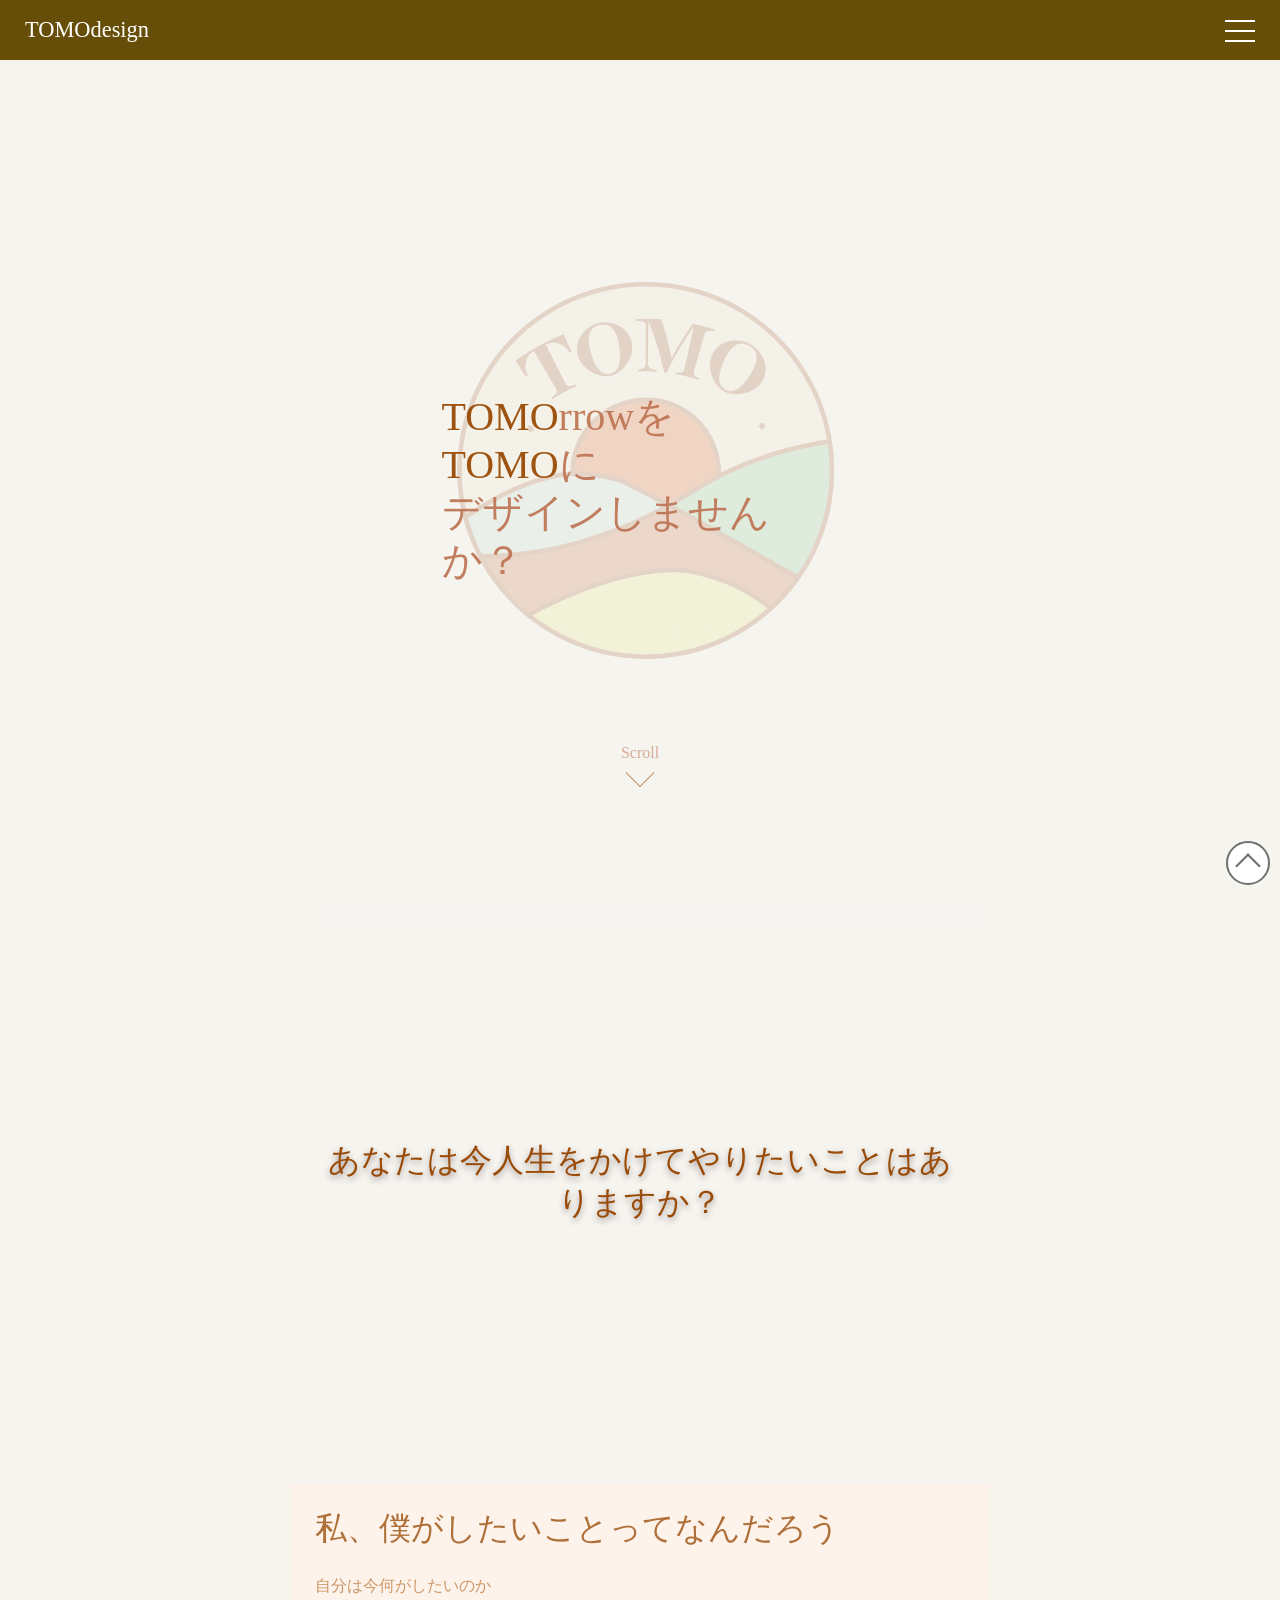
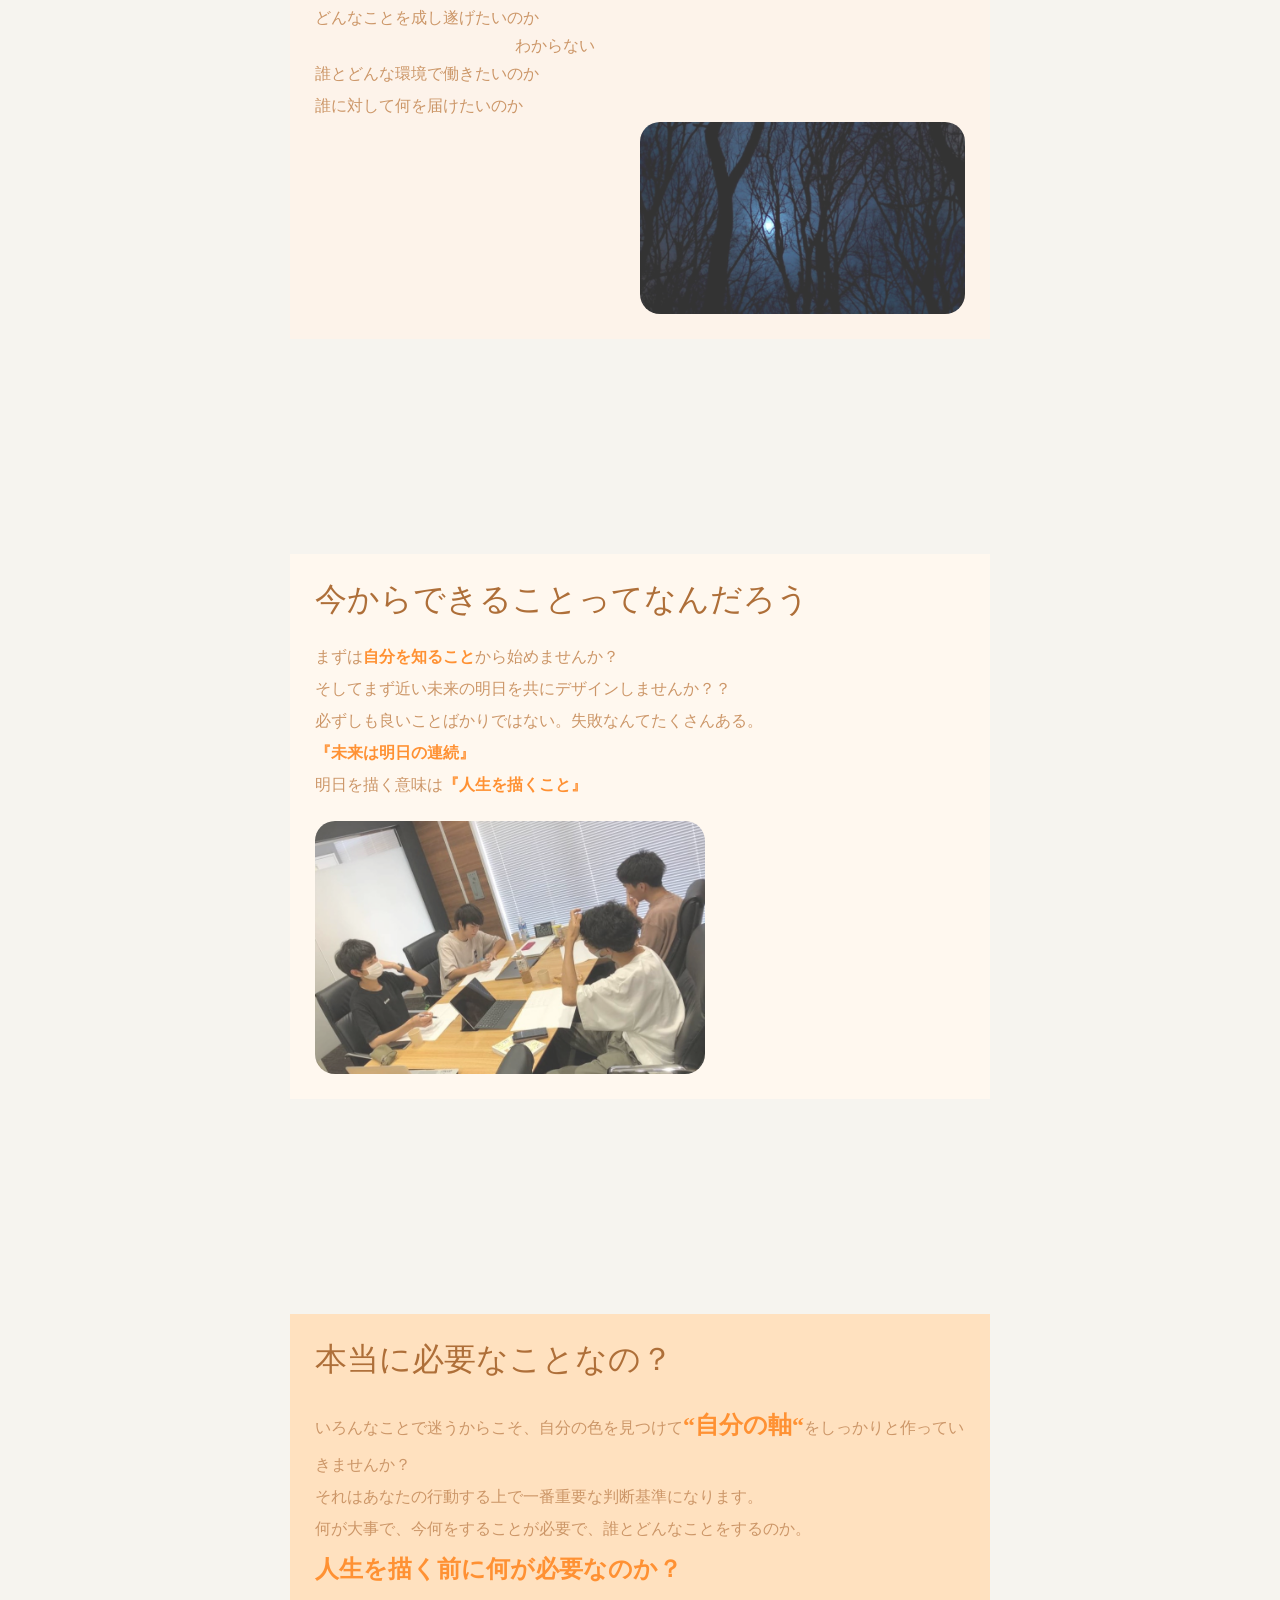
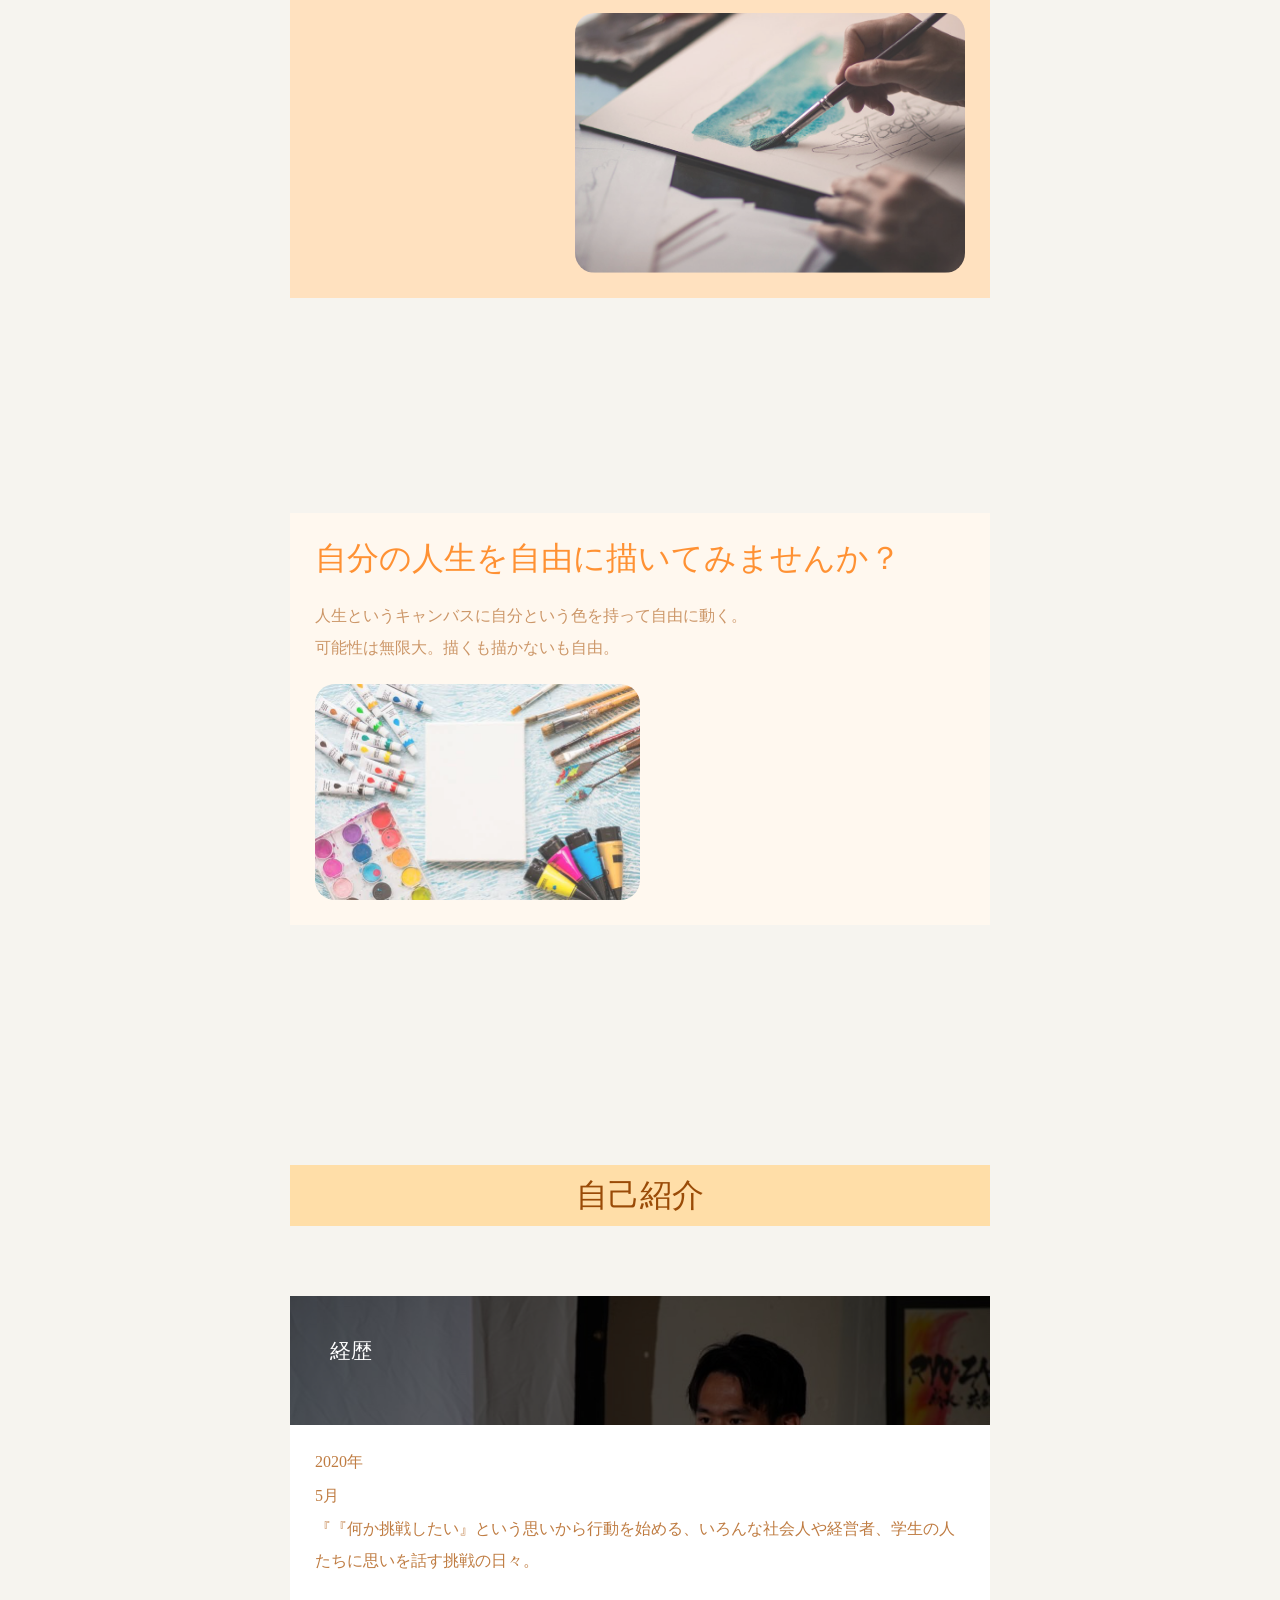
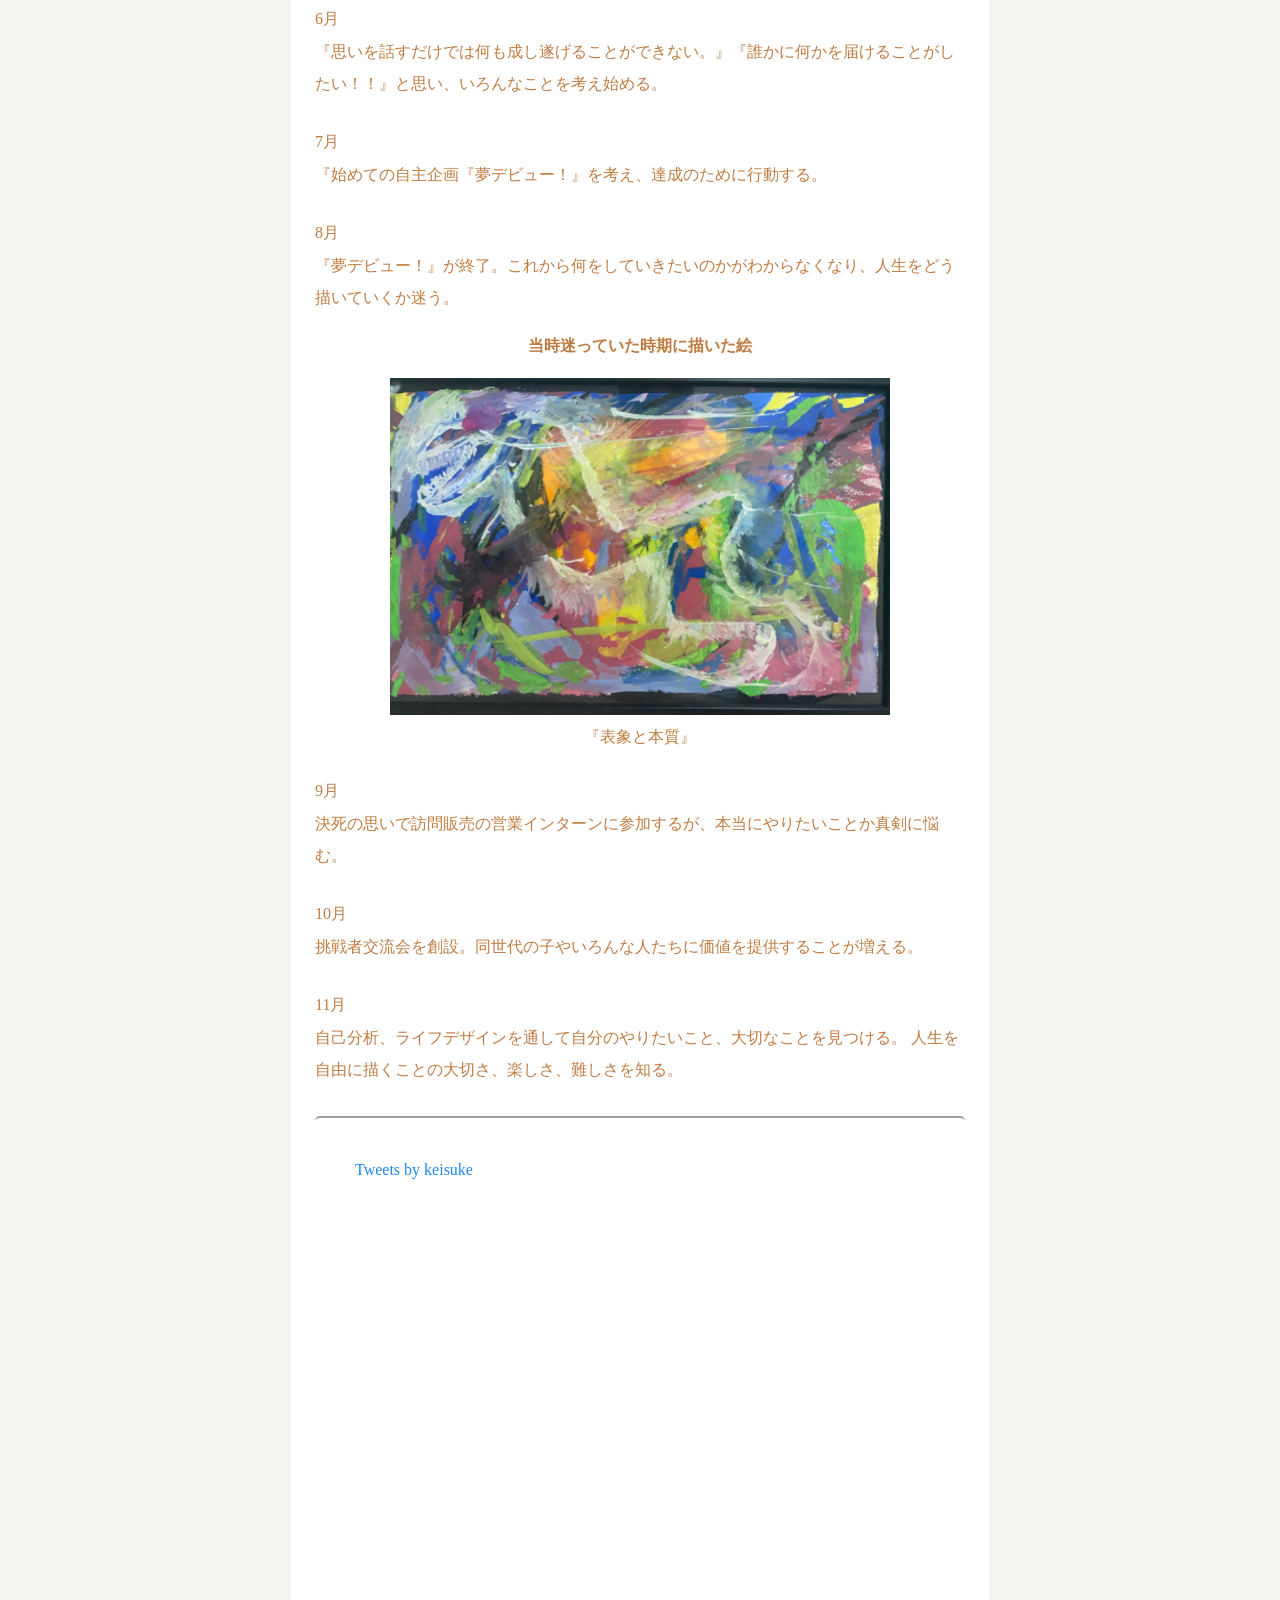
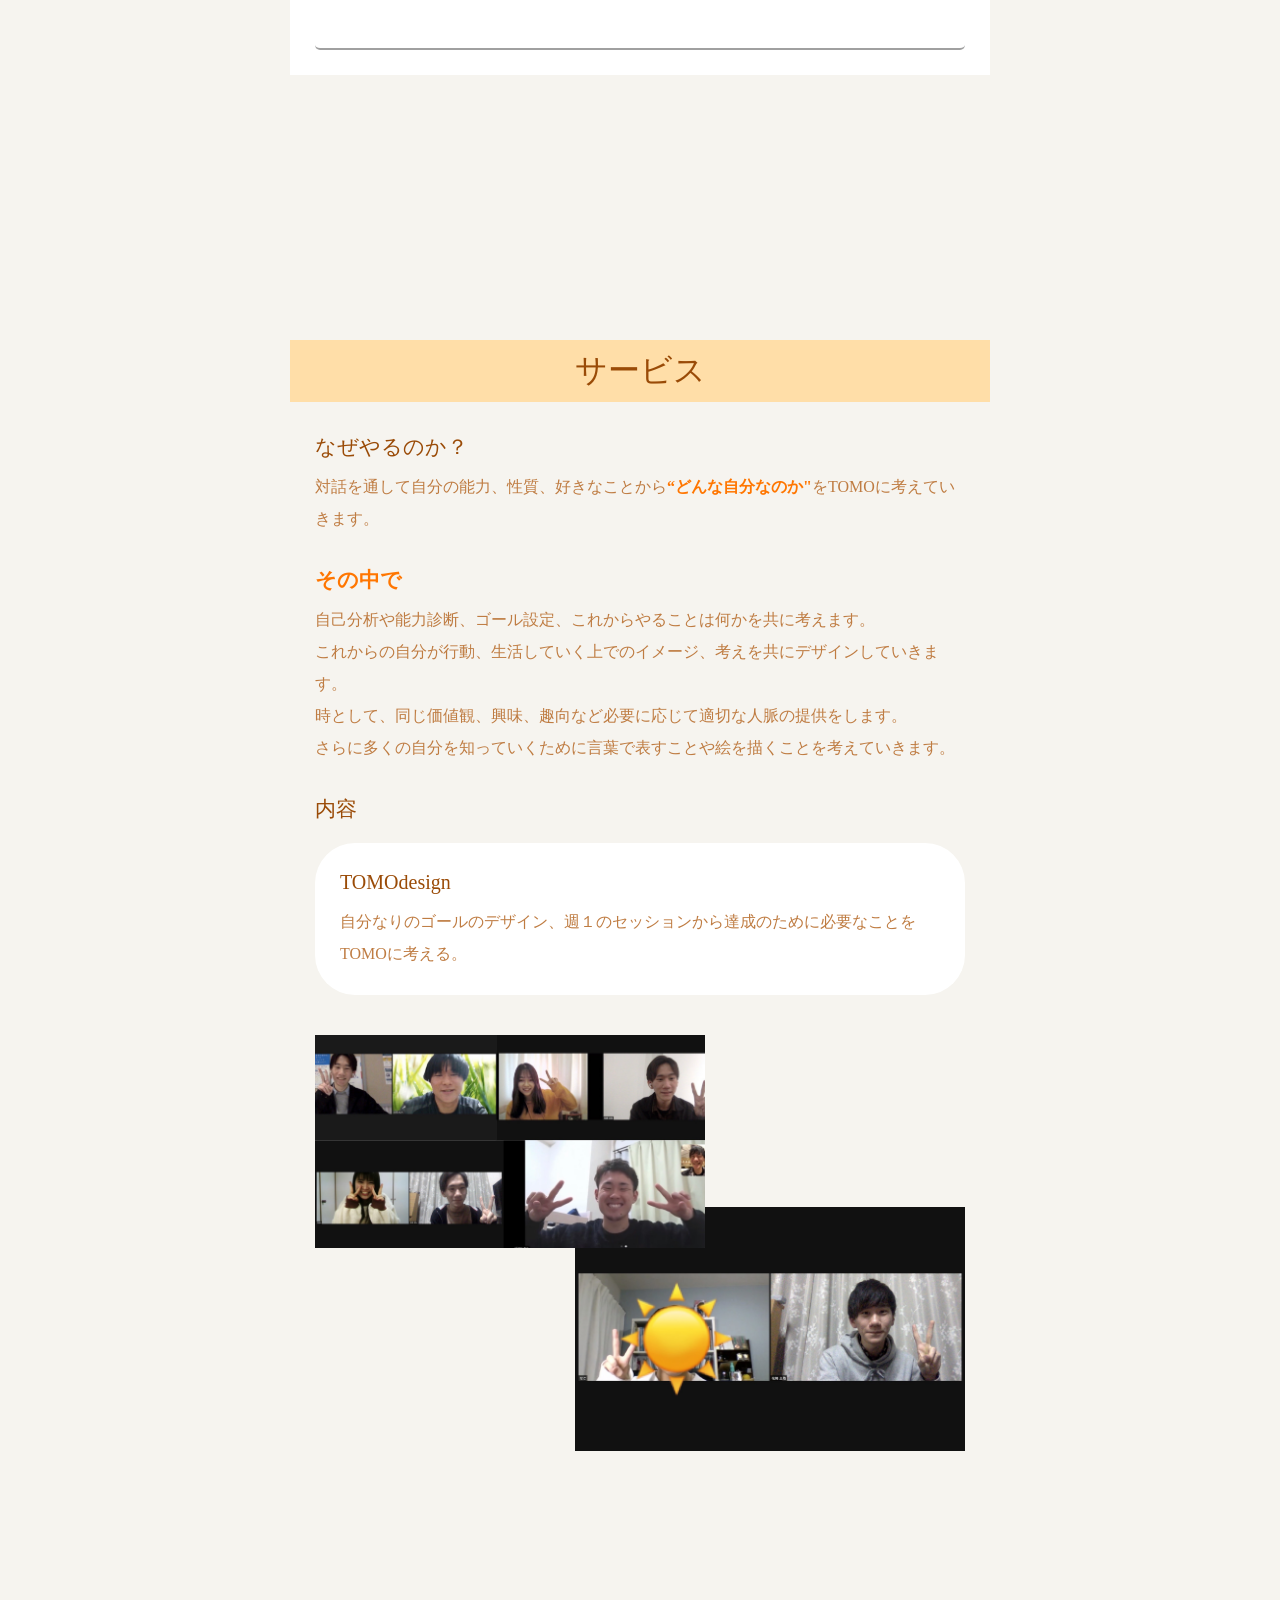
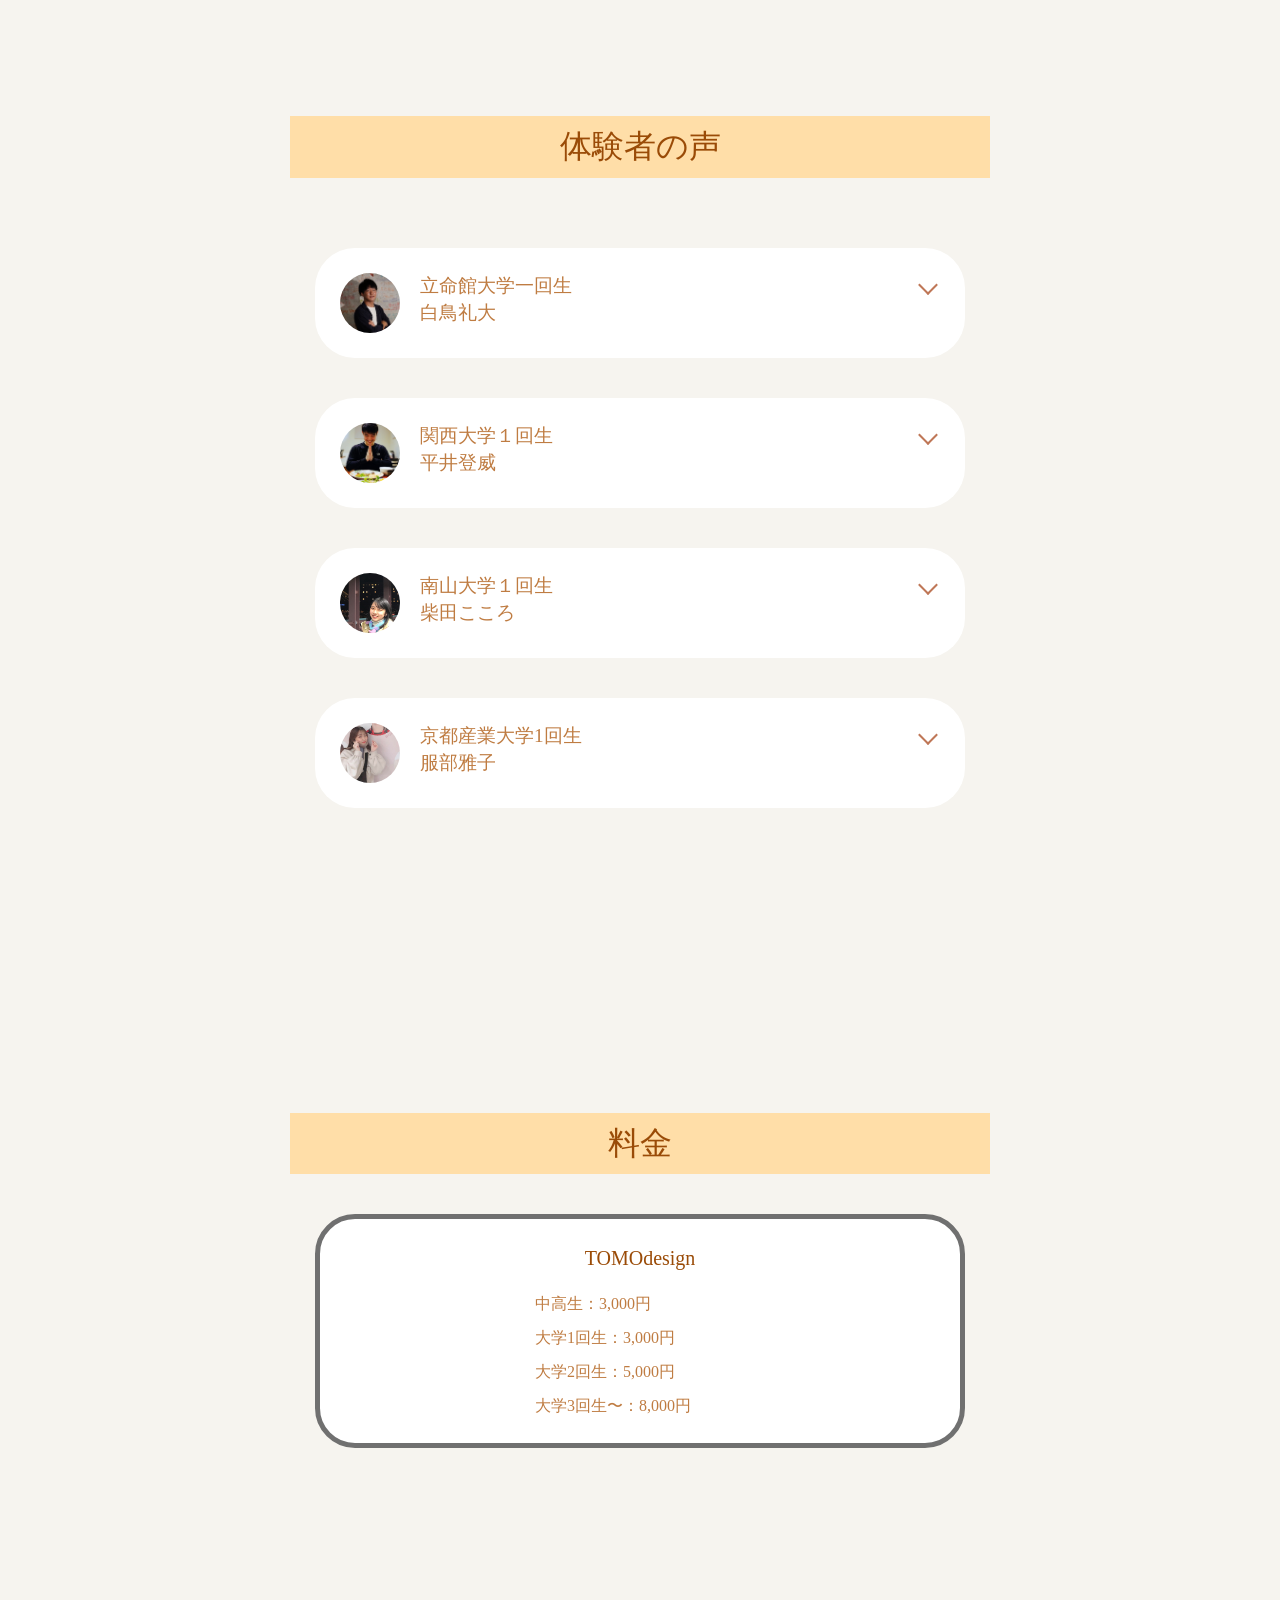
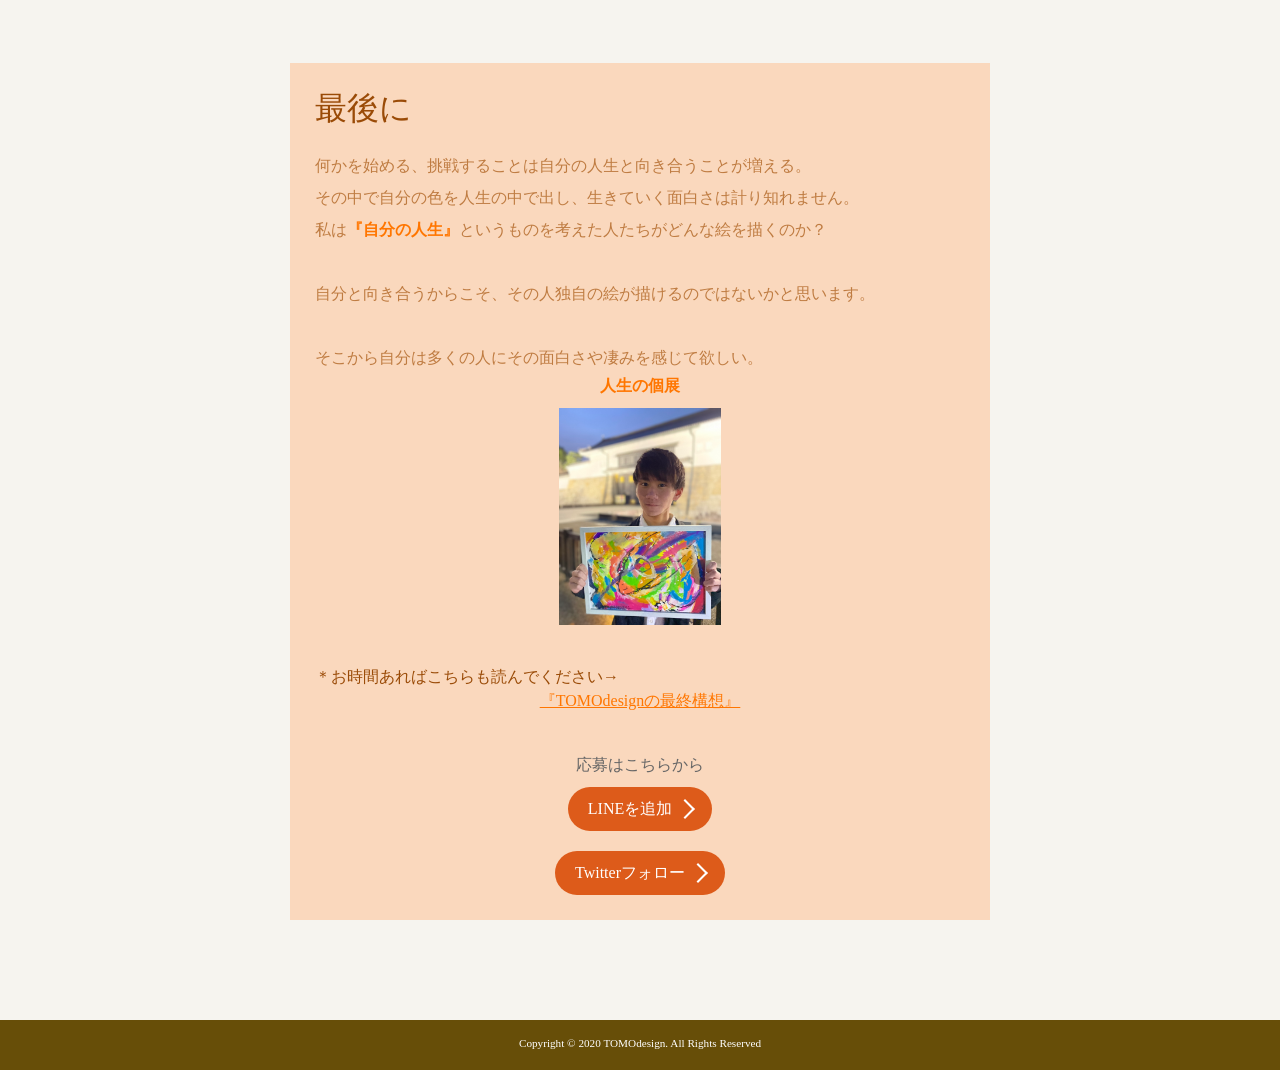
<file: index.html>
<!DOCTYPE html>
<html lang="ja">
  <head>
    <!-- Global site tag (gtag.js) - Google Analytics -->
    <script async src="https://www.googletagmanager.com/gtag/js?id=G-KD18F632EE"></script>
    <script>
      window.dataLayer = window.dataLayer || [];
      function gtag(){dataLayer.push(arguments);}
      gtag('js', new Date());

      gtag('config', 'G-KD18F632EE');
    </script>
    <meta charset="UTF-8" />
    <meta name="google-site-verification" content="3mQ6TVvw5RtRf-zef1D4jsEThhVejiAyi8kedR1H7y0" />
    <meta name="viewport" content="width=device-width, initial-scale=1.0" />
    <meta name="description" content="自分を深く知り、何ができるか、なぜしたいのか、どうやっていくのか、いろんなことをTOMOにデザインしていきませんか？1年後の遠い未来でなくまずは明日から、それが“自分の人生“を自由に描くことになる。">
    <meta property="og:url" content="https://kouta-fd.github.io/tomodesign/" />
 
    <meta property="og:type" content="website" />
    
    <meta property="og:title" content="TOMOdesign 明日をデザイン" />
    
    <meta property="og:description" content="自分を深く知り、何ができるか、なぜしたいのか、どうやっていくのか、いろんなことをTOMOにデザインしていきませんか？1年後の遠い未来でなくまずは明日から、それが“自分の人生“を自由に描くことになる。" />
    
    <meta property="og:site_name" content="TOMOdesign" />
    
    <meta property="og:image" content="https://kouta-fd.github.io/tomodesign/assets/img/thumnail.png" />
    <meta property="image" content="https://kouta-fd.github.io/tomodesign/assets/img/thumnail.png" />
    <title>TOMO design</title>
    <link rel="stylesheet" href="./assets/css/tomodesign.css" />
    <link rel="stylesheet" href="./assets/css/uikit.min.css" />
    <link
      rel="shortcut icon"
      type="image/x-icon"
      href="./assets/img/favicon.png"
    />
  </head>
  <body>
    <header>
      <div class="text-white title">TOMOdesign</div>
      <div id="trigger" class="menu">
        <div class="menu-trigger">
          <span></span>
          <span></span>
          <span></span>
        </div>
      </div>
      <div class="menu-block">
        <div class="content">
          <a href="#profile" class="uk-scroll" uk-scroll>自己紹介</a>
        </div>
        <div class="content">
          <a href="#service" class="uk-scroll" uk-scroll>サービス</a>
        </div>
        <div class="content">
          <a href="#experienced" class="uk-scroll" uk-scroll>体験者の声</a>
        </div>
        <div class="content">
          <a href="#last" class="uk-scroll" uk-scroll>最後に</a>
        </div>
        <div class="content">
          <a href="#price" class="uk-scroll" uk-scroll>料金</a>
        </div>
        <div class="line-wrap uk-text-center uk-margin-large-top">
          <a class="uk-position-relative" href="https://lin.ee/Av02MxG"
            >LINEを追加</a
          >
        </div>
        <div class="line-wrap uk-text-center uk-margin-top">
          <a class="uk-position-relative" href="https://twitter.com/keisuke_rm1224"
            >Twitterフォロー</a
          >
        </div>

      </div>
    </header>
    <div id="tomodesign" class="uk-container-small uk-margin-auto">
      <!--<div class="bg-icon">
      <img src="./assets/img/tomoicon.png" alt="">
    </div>-->
      <div class="top-container uk-position-relative">
        <div class="img-wrap start1">
          <img
            src="./assets/img/tomoicon.png"
            alt="TOMOrrowをTOMOにデザインしませんか？"
          />
        </div>
        <div class="title-wrap uk-position-absolute start2">
          <h1 class="top-text">
            <span class="text-brown">TOMO</span>rrowを<br /><span
              class="text-brown"
              >TOMO</span
            >に<br />デザインしませんか？
          </h1>
        </div>
        <div class="start3 uk-position-absolute scroll uk-text-center">
          <a href="#intro" class="top-text uk-scroll" uk-scroll>Scroll</a>
        </div>
      </div>
      <div id="intro">
      <div class="container uk-text-center">
        <h2 class="fadein text-question">
          あなたは今人生をかけてやりたいことはありますか？
        </h2>
      </div>
      <div class="bg-icon fadein"></div>
      <div class="container bg-thinorange fadein">
        <h2 class="text-brown">私、僕がしたいことってなんだろう</h2>
        <p>
          自分は今何がしたいのか<br />
          どんなことを成し遂げたいのか</p>
          <div class="stress text-thinbrown">わからない</div>
          <p class="mg-no">誰とどんな環境で働きたいのか<br />誰に対して何を届けたいのか
        </p>
        <div class="img-wrap" style="margin: 0 0 0 auto;">
          <img src="./assets/img/night.jpg" alt="暗いイメージ">
        </div>
      </div>
      <div class="container bg-skin fadein">
        <h2 class="text-brown">今からできることってなんだろう</h2>
        <p>
          まずは<span class="uk-text-bold text-bright">自分を知ること</span
          >から始めませんか？<br />そしてまず近い未来の明日を共にデザインしませんか？？<br />必ずしも良いことばかりではない。失敗なんてたくさんある。<br><span class="uk-text-bold text-bright">『未来は明日の連続』</span><br>明日を描く意味は<span class="uk-text-bold text-bright">『人生を描くこと』</span>
        </p>
        <div class="img-wrap uk-margin-top" style="width: 60%;">
          <img src="./assets/img/ meetingjpg.jpg" alt="交流会の様子">
        </div>
      </div>
      <div class="container bg-thinbrown fadein">
        <h2 class="text-brown">本当に必要なことなの？</h2>
        <p>
          いろんなことで迷うからこそ、自分の色を見つけて<span class="uk-text-bold text-big">“自分の軸“</span>をしっかりと作っていきませんか？<br />それはあなたの行動する上で一番重要な判断基準になります。<br />何が大事で、今何をすることが必要で、誰とどんなことをするのか。<br /><span class="uk-text-bold text-big">人生を描く前に何が必要なのか？</span>
        </p>
        <div class="img-wrap uk-margin-top" style="width: 60%; margin: 20px 0 0 auto;">
          <img src="./assets/img/paint.png" alt="人生を描く">
        </div>
      </div>
      <div class="container bg-skin fadein">
        <h2 class="text-bright">自分の人生を自由に描いてみませんか？</h2>
        <p>
          人生というキャンバスに自分という色を持って自由に動く。<br />可能性は無限大。描くも描かないも自由。
        </p>
        <div class="img-wrap uk-margin-top" style="width: 50%;">
          <img src="./assets/img/paint2.png" alt="自由に描く">
        </div>
      </div>
      </div>
      <div id="profile" class="container-noside fadein">
        <h2 class="uk-text-center text-brown bg-title">自己紹介</h2>
        <div class="title uk-margin-large-top">
          <div class="uk-padding uk-position-relative">
            <h3 class="text-white">経歴</h3>
            <!--<ul class="uk-list">
              <li class="text-white">学生団体　挑戦者交流会　代表</li>
              <li class="text-white">BAR カタルシス　イベントオーガナイザー</li>
              <li class="text-white">FC 淡路島　インターン生</li>
              <li class="text-white">同志社大学企業部　立ち上げメンバー</li>
            </ul>-->
          </div>
        </div>
        <div class="history bg-white">
          <ul class="uk-list">
            <div class="text-thinbrown">2020年</div>
            <li>
              <div>5月</div>
              <p>
                『『何か挑戦したい』という思いから行動を始める、いろんな社会人や経営者、学生の人たちに思いを話す挑戦の日々。
              </p>
            </li>
            <li>
              <div>6月</div>
              <p>
                『思いを話すだけでは何も成し遂げることができない。』『誰かに何かを届けることがしたい！！』と思い、いろんなことを考え始める。
              </p>
            </li>
            <li>
              <div>7月</div>
              <p>
                『始めての自主企画『夢デビュー！』を考え、達成のために行動する。
              </p>
            </li>
            <li>
              <div>8月</div>
              <p>
                『夢デビュー！』が終了。これから何をしていきたいのかがわからなくなり、人生をどう描いていくか迷う。
              </p>
              <div class="uk-text-bold uk-text-center uk-margin-top">
                当時迷っていた時期に描いた絵
              </div>
              <div class="img-wrap uk-margin-top uk-text-center">
                <img src="./assets/img/art1.jpg" alt="表象と本質" style="max-width: 500px; width: 100%;" />
                <div class="uk-margin-small-top">『表象と本質』<div>
              </div>
            </li>
            <li>
              <div>9月</div>
              <p>
                決死の思いで訪問販売の営業インターンに参加するが、本当にやりたいことか真剣に悩む。
              </p>
            </li>
            <li>
              <div>10月</div>
              <p>
                挑戦者交流会を創設。同世代の子やいろんな人たちに価値を提供することが増える。
              </p>
            </li>
            <li>
              <div>11月</div>
              <p>
                自己分析、ライフデザインを通して自分のやりたいこと、大切なことを見つける。
                人生を自由に描くことの大切さ、楽しさ、難しさを知る。
              </p>
            </li>
          </ul>
          <div
            class="uk-padding"
            style="
              height: 50vh;
              overflow-x: scroll;
              border-top: solid 2px #a0a0a0;
              border-bottom: solid 2px #a0a0a0;
              border-radius: 5px;
            "
          >
            <a
              class="twitter-timeline"
              href="https://twitter.com/keisuke_rm1224?ref_src=twsrc%5Etfw"
              >Tweets by keisuke</a
            >
            <script
              async
              src="https://platform.twitter.com/widgets.js"
              charset="utf-8"
            ></script>
          </div>
        </div>
      </div>
      <div id="service" class="container-noside fadein">
        <h2 class="text-brown uk-text-center bg-title">サービス</h2>
        <div class="content-wrap">
          <h3 class="text-brown">なぜやるのか？</h3>
          <p>
            対話を通して自分の能力、性質、好きなことから<span
              class="uk-text-bold text-bright"
              >“どんな自分なのか"</span
            >をTOMOに考えていきます。
          </p>
        </div>
        <div class="content-wrap">
          <h3 class="text-bright uk-text-bold">その中で</h3>
          <p>
            自己分析や能力診断、ゴール設定、これからやることは何かを共に考えます。<br />
            これからの自分が行動、生活していく上でのイメージ、考えを共にデザインしていきます。<br />時として、同じ価値観、興味、趣向など必要に応じて適切な人脈の提供をします。<br />さらに多くの自分を知っていくために言葉で表すことや絵を描くことを考えていきます。
          </p>
        </div>
        <div class="content-wrap">
          <h3 class="text-brown">内容</h3>
         <!-- <div class="box bg-white">
            <h4 class="text-brown">1セッション（１時間）</h4>
            <p>
              自己分析を目的とし、ゴール設定、理念策定、軸の創造をTOMOに考える。
            </p>
          </div>-->
          <div class="box bg-white">
            <h4 class="text-brown">TOMOdesign</h4>
            <p>
              自分なりのゴールのデザイン、週１のセッションから達成のために必要なことをTOMOに考える。
            </p>
          </div >
          <div class="uk-position-relative">
            <div class="img-wrap uk-position-absolute image1">
              <img src="./assets/img/zoom1.jpg" alt="zoomでのミーティング">
            </div>
            <div class="img-wrap uk-position-absolute image2">
              <img src="./assets/img/zoom2.jpg" alt="zoomでの1on1">
            </div>
          </div>
        </div>
      </div>
      <div id="experienced" class="container-noside fadein">
        <h2 class="text-brown bg-title uk-text-center">体験者の声</h2>
        <div class="content-wrap uk-margin-large-top">
          <div class="box bg-white uk-accordion" uk-accordion>
            <div class="">
              <div class="uk-accordion-title">
                <div class="uk-flex">
                  <div class="img-wrap">
                    <img src="./assets/img/siratori.jpg" alt="白鳥礼大">
                  </div>
                  <div class="name-wrap text-thinbrown uk-margin-left">
                    立命館大学一回生<br />白鳥礼大
                  </div>
                </div>
              </div>
              <div class="uk-accordion-content text-thinbrown">
                圭佑との対話は、ストレスが全くないから、こっちからも色んな事を話そうと思えたし、圭佑からの引き出しにも、正直に答えることができた。<br />明日何をすべきか分からない、言ったら、受動的アクションしか生活の中にない人にとって、将来何をしたいか、どうなりたいのかを考えることで、明日をデザインするっていうのは素晴らしいなって単純に思ったし、めっちゃ共感。それこそ自分が受動的アクションの人間だったら、より良さを実感できたろうにと後悔です笑<br /><br />サービスを受けてみて<br /><br />このサービスを受けたことで、自分を知ることができた。それこそ1人だけで自己分析しても、知れるものには限界がある。そこに圭佑という視点が入ることで、より深く考察することができた！<br />そして明日から何をすれば良いのかというところがクリアになった。自分であれば、もっと自分を知るってところ。しかも、この明日からやるべきことってのは、圭佑が相手との対話の中から導き出したベストなものであるからこそ、自分の中での納得感がすごかった！
              </div>
            </div>
          </div>
          <div class="box bg-white uk-accordion" uk-accordion>
            <div class="">
              <div class="uk-flex uk-accordion-title">
                <div class="img-wrap">
                  <img src="./assets/img/tooi.jpg" alt="平井登威">
                </div>
                <div class="name-wrap text-thinbrown uk-margin-left">
                  関西大学１回生<br />平井登威
                </div>
              </div>
              <div class="uk-accordion-content text-thinbrown">
                圭佑の話の深堀り能力は並外れていて、自分では気づけなかった新しい自分や新しいものの見方などを得ることができます！何をすればいいか分からない、自分のことをもっと知りたいという人にとてもオススメです！
              </div>
            </div>
          </div>
          <div class="box bg-white uk-accordion" uk-accordion>
            <div class="">
              <div class="uk-flex uk-accordion-title">
                <div class="img-wrap">
                  <img src="./assets/img/kokoro.jpg" alt="柴田こころ">
                </div>
                <div class="name-wrap text-thinbrown uk-margin-left">
                  南山大学１回生<br />柴田こころ
                </div>
              </div>
              <div class="uk-accordion-content text-thinbrown">
                わかっていたようで、明確に言語化が出来なかった自分の軸を見つけました。問いかけられる質問はどれも難しくなく、過去や今の経験・感情のことで、楽しい対話の中から自身分析し、結論付けてくれる、とても良い時間でした。
              </div>
            </div>
          </div>
          <div class="box bg-white uk-accordion" uk-accordion>
            <div class="">
              <div class="uk-flex uk-accordion-title">
                <div class="img-wrap">
                  <img src="./assets/img/hattori.jpg" alt="服部雅子">
                </div>
                <div class="name-wrap text-thinbrown uk-margin-left">
                  京都産業大学1回生<br />服部雅子
                </div>
              </div>
              <div class="uk-accordion-content text-thinbrown">
                松崎くんとお話して、一つ一つの質問のおかげで、自分の中で抱いていただけの理想や想像が言語化されていって、すごく頭の中がクリアになりました！<br>言語化したあと、じゃあ次はこうしていこう！という指針が決まって今はすごくワクワクというか、楽しい気持ちでいっぱいです。<br>次の行動をただするだけじゃなくて、その中でどうすれば自分にとっても価値になるのか、もっと有意義な行動になるのかをアドバイスしてくれたおかげで、また一つスキルアップした自分で明日を迎えられそうです🥳<br>行動したとしても、松崎くんのアドバイスがあるのとないのとじゃかなり捉え方も変わりそう！
              </div>
            </div>
          
          </div>
        </div>
      </div>
      <div id="price" class="container-noside fadein">
        <h2 class="text-brown bg-title uk-text-center">料金</h2>
        <div class="price-wrap uk-margin-top">
          <div class="box bg-white uk-margin-medium-top">
            <h4 class="text-brown uk-text-center">
              TOMOdesign
            </h4>
            <ul class="uk-list">
              <li>中高生：3,000円</li>
              <li>大学1回生：3,000円</li>
              <li>大学2回生：5,000円</li>
              <li>大学3回生〜：8,000円</li>
            </ul>
          </div>
        </div>
      </div>
      <div id="last" class="container bg-orange fadein">
        <h2 class="text-brown">最後に</h2>
        <p>
          何かを始める、挑戦することは自分の人生と向き合うことが増える。<br />その中で自分の色を人生の中で出し、生きていく面白さは計り知れません。<br />私は<span
            class="uk-text-bold text-bright"
            >『自分の人生』</span
          >というものを考えた人たちがどんな絵を描くのか？<br /><br />自分と向き合うからこそ、その人独自の絵が描けるのではないかと思います。<br /><br />そこから自分は多くの人にその面白さや凄みを感じて欲しい。
        </p>
        <div class="uk-text-bold text-bright uk-text-center">
          <div>人生の個展</div>
          <div class="img-wrap">
            <img src="./assets/img/keisuke1.jpg" style="width: 25%; min-width: 150px;" alt="松崎圭佑と絵">
          </div>
        </div>
        <div class="uk-margin-medium-top text-brown">＊お時間あればこちらも読んでください→</div>
        <div class="uk-text-center">
          <a class="text-bright" href="https://note.com/keisukematsuzaki/n/n82fd9c8aea19" style="text-decoration: underline;">『TOMOdesignの最終構想』</a>
        </div>
        <div class="line-wrap uk-text-center uk-margin-medium-top">
          <div class="uk-margin-small-bottom">応募はこちらから</div>
          <a class="uk-position-relative" href="https://lin.ee/Av02MxG"
            >LINEを追加</a
          >
        </div>
        <div class="line-wrap uk-text-center uk-margin-top">
          <a class="uk-position-relative" href="https://twitter.com/keisuke_rm1224"
          >Twitterフォロー</a>
        </div>
      </div>

      </div>
    <footer class="uk-position-relative">
      <a class="uk-scroll scroll-up" href="#intro" uk-scroll></a>
      <div class="copyright text-white uk-text-center">
        Copyright © 2020 TOMOdesign. All Rights Reserved
      </div>
    </footer>
    <script src="./assets/js/top.js"></script>
    <script src="https://ajax.googleapis.com/ajax/libs/jquery/3.4.1/jquery.min.js"></script>
    <script src="./assets/js/uikit.min.js"></script>
    <script src="./assets/js/menu.js"></script>
    <script src="./assets/js/scroll.js"></script>
  </body>
</html>
</file>
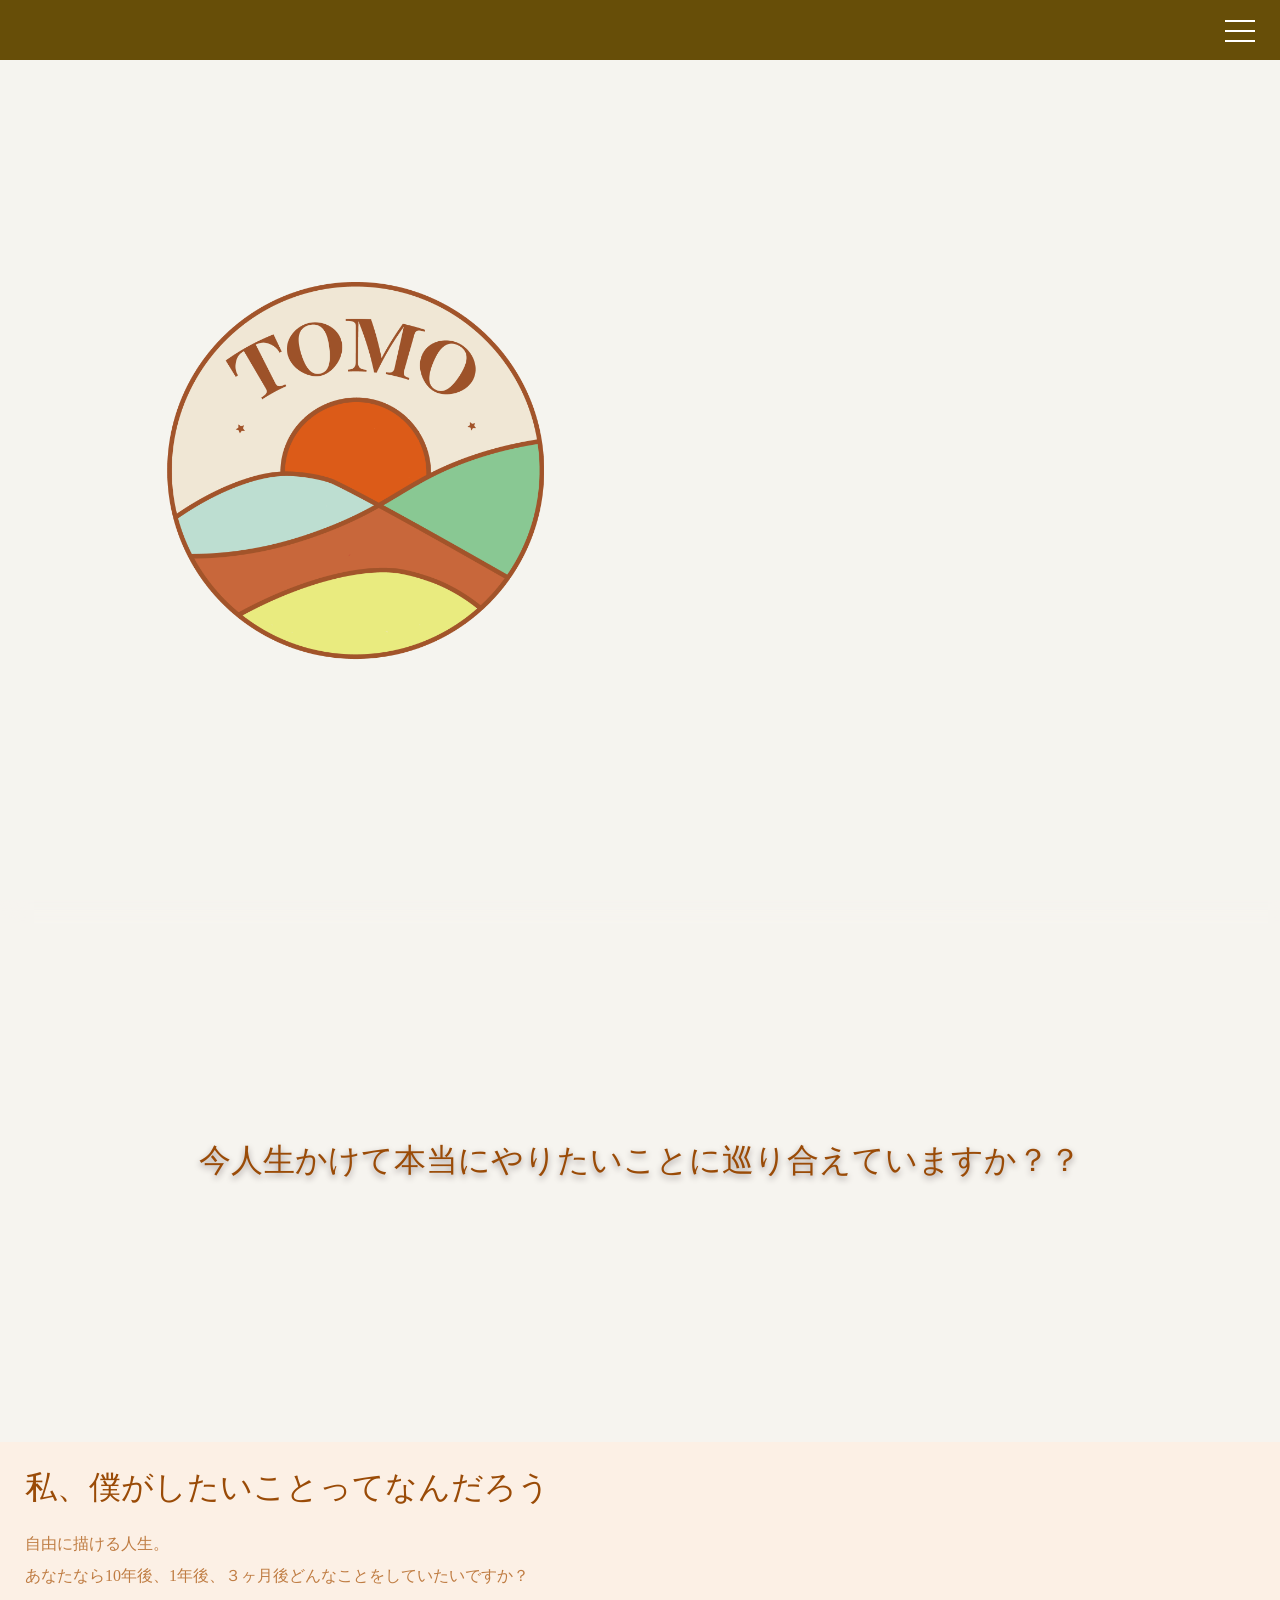
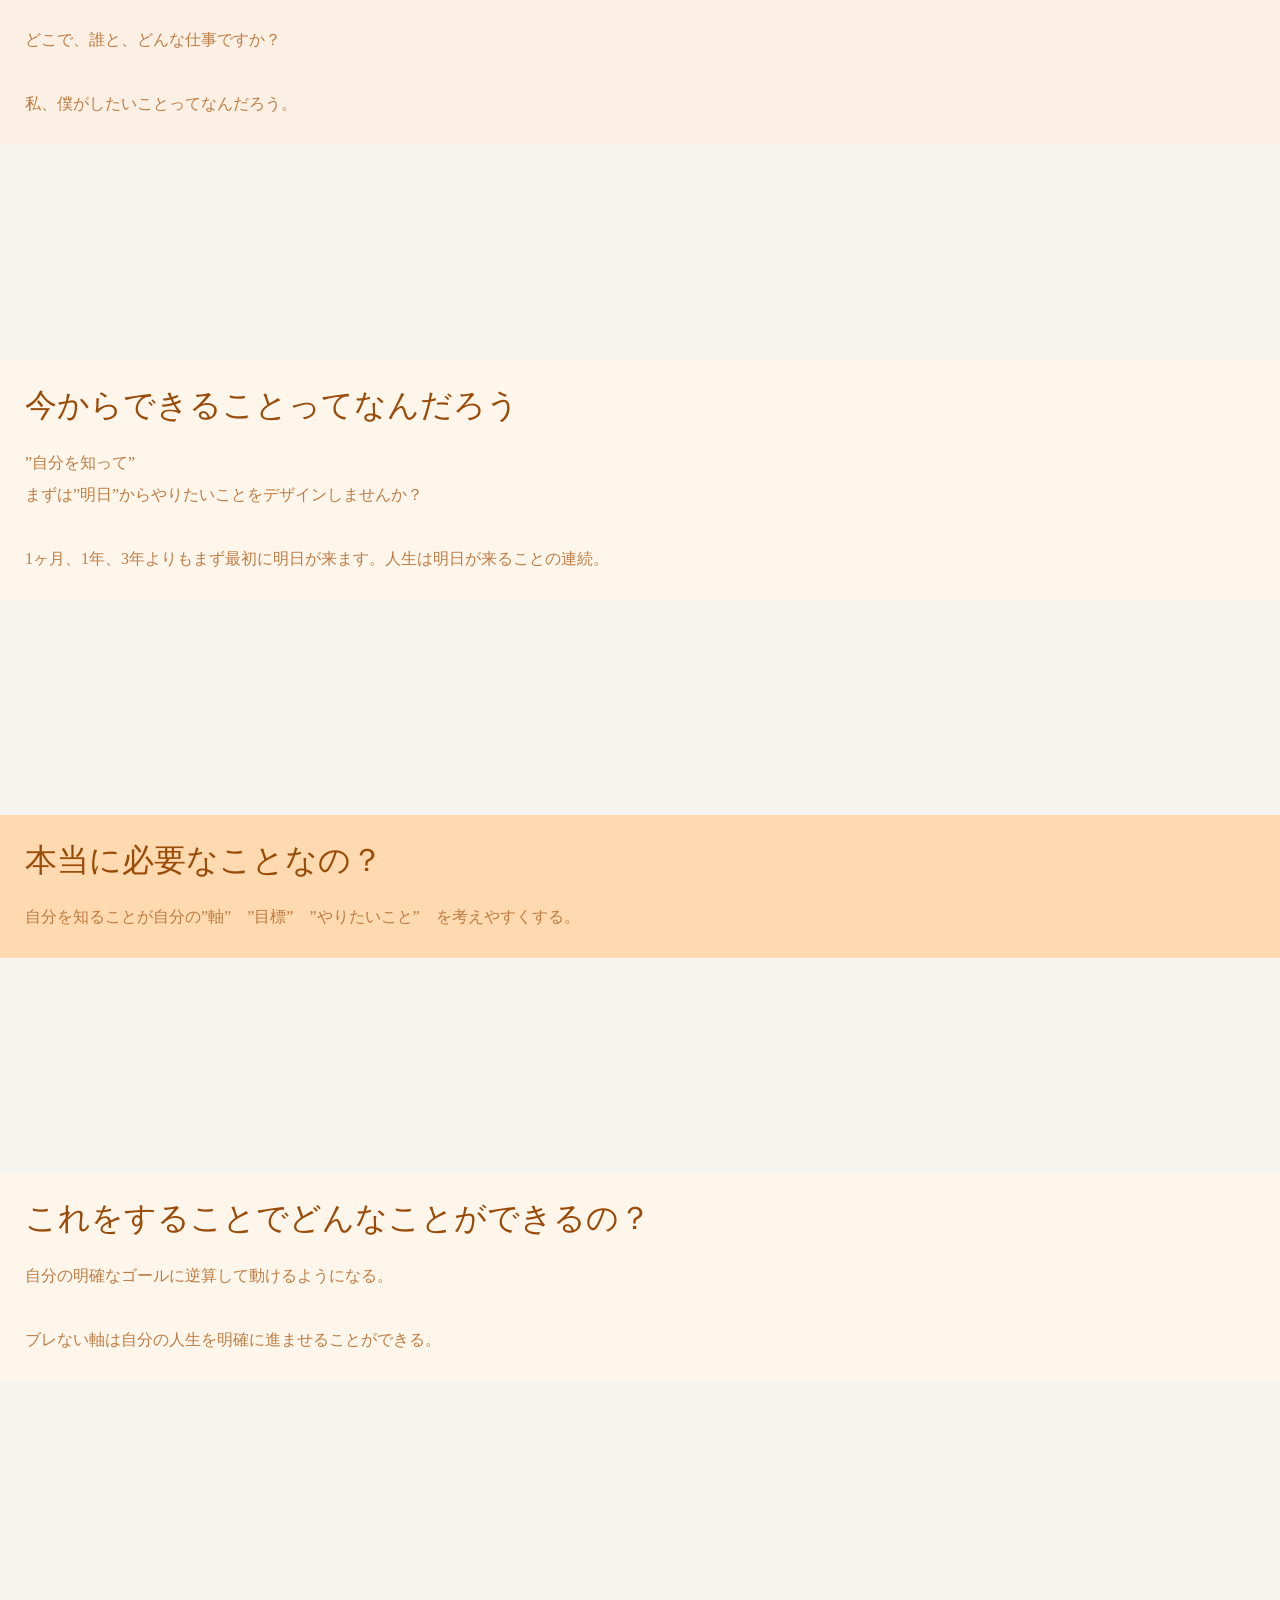
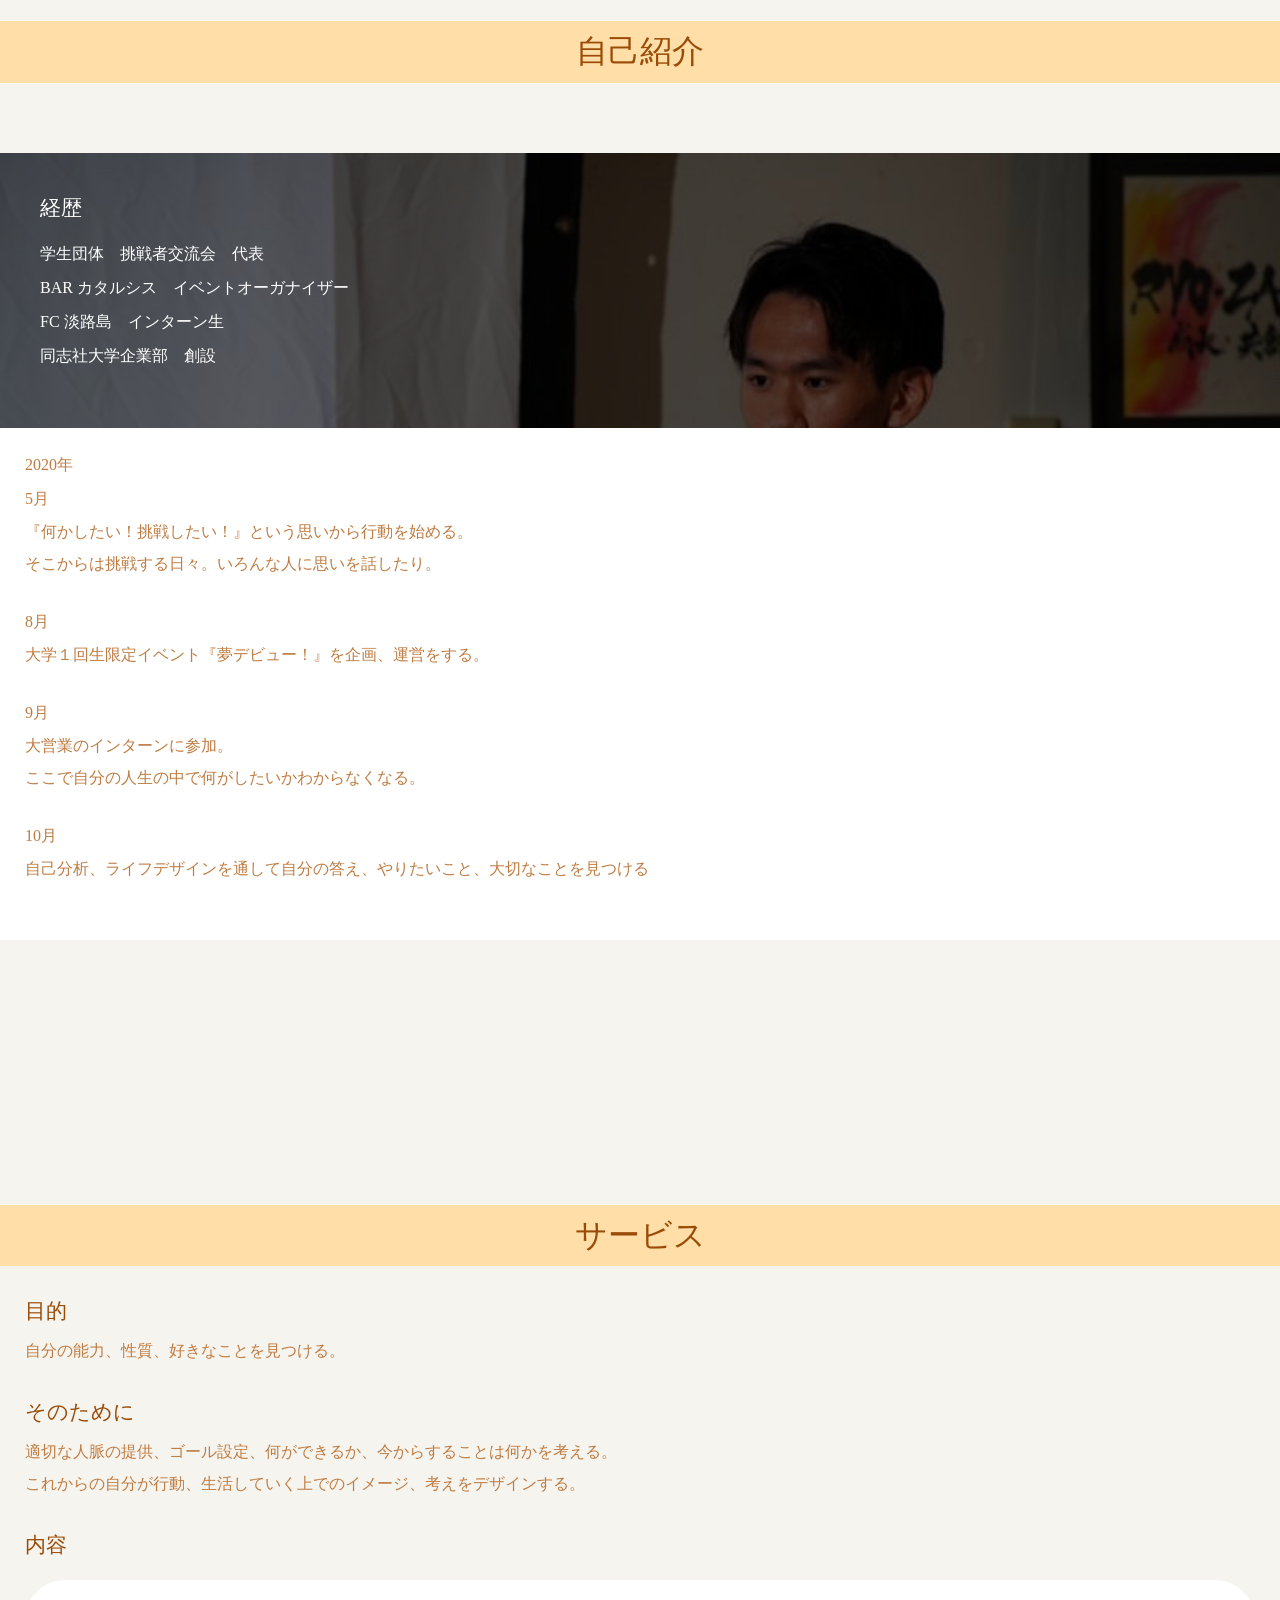
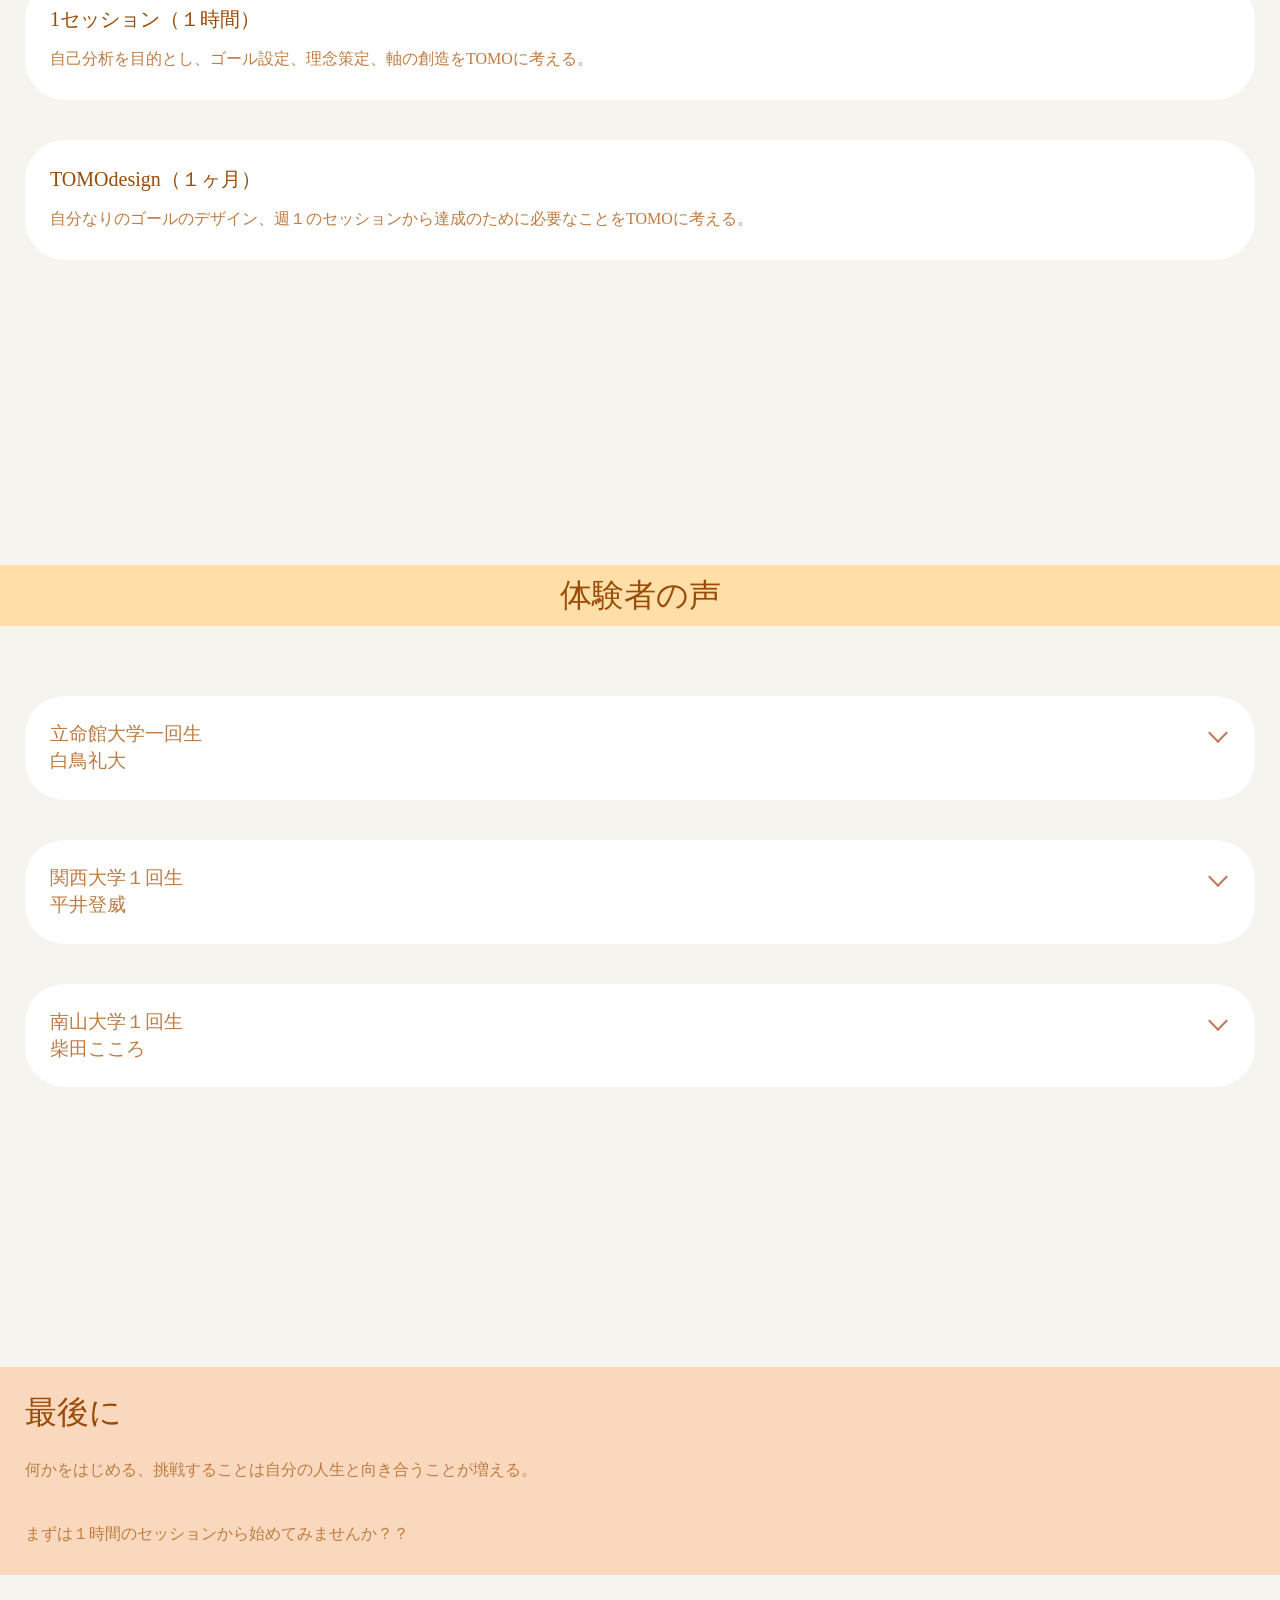
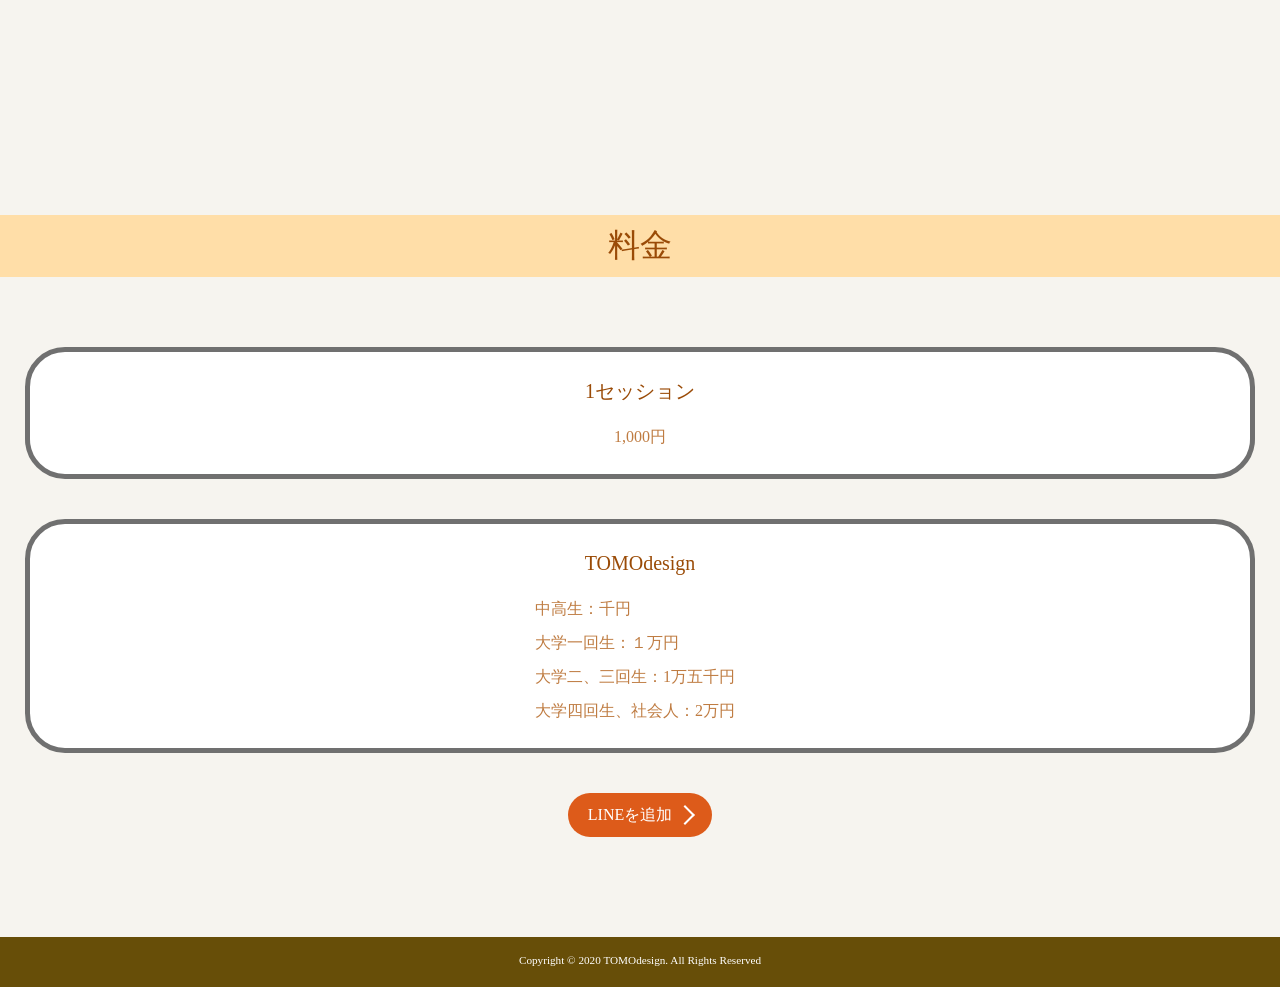
<file: tomodesign.html>
<!DOCTYPE html>
<html lang="en">
<head>
  <meta charset="UTF-8">
  <meta name="viewport" content="width=device-width, initial-scale=1.0">
  <title>TOMO design</title>
  <link rel="stylesheet" href="./assets/css/tomodesign.css">
  <link rel="stylesheet" href="./assets/css/uikit.min.css">
</head>
<body>
  <header>
    <div id="trigger" class="menu">
      <div class="menu-box">
        <div class="menu-trigger">
          <span></span>
          <span></span>
          <span></span>
        </div>
      </div>
    </div>
    <div class="menu-block">
      <div class="content">
        <a href="#profile">自己紹介</a>
      </div>
      <div class="content">
        <a href="#service">サービス</a>
      </div>
      <div class="content">
        <a href="#experienced">体験者の声</a>
      </div>
      <div class="content">
        <a href="#last">最後に</a>
      </div>
      <div class="content">
        <a href="#price">料金</a>
      </div>
    </div>
  </header>
  <div id="tomodesign">
    <div class="top-container uk-position-relative">
      <div class="img-wrap">
        <img src="./assets/img/tomoicon.png" alt="TOMOrrowをTOMOにデザインしませんか？">
      </div>
      <div class="title-wrap uk-position-absolute">
        <h1 class="top-text"><span class="text-brown">TOMO</span>rrowを<br><span class="text-brown">TOMO</span>に<br>デザインしませんか？</h1>
      </div>
      <a href="#intro" class="uk-text-center scroll top-text uk-position-relative uk-scroll" uk-scroll>Scroll</a>
    </div>
    <div id="intro"></div>
    <div class="container uk-text-center ">
      <h2 class="text-question">今人生かけて本当にやりたいことに巡り合えていますか？？</h2>
    </div>
    <div class="container bg-thinorange">
      <h2 class="text-brown">私、僕がしたいことってなんだろう</h2>
      <p>
        自由に描ける人生。<br>
        あなたなら10年後、1年後、３ヶ月後どんなことをしていたいですか？<br><br>
        どこで、誰と、どんな仕事ですか？<br><br>私、僕がしたいことってなんだろう。
      </p>
    </div>
    <div class="container bg-skin">
      <h2 class="text-brown">今からできることってなんだろう</h2>
      <p>”自分を知って”<br>まずは”明日”からやりたいことをデザインしませんか？<br><br>1ヶ月、1年、3年よりもまず最初に明日が来ます。人生は明日が来ることの連続。</p>
    </div>
    <div class="container bg-thinbrown">
      <h2 class="text-brown">本当に必要なことなの？</h2>
      <p>自分を知ることが自分の”軸”　”目標”　”やりたいこと”　を考えやすくする。</p>
    </div>
    <div class="container bg-skin">
      <h2 class="text-brown">これをすることでどんなことができるの？</h2>
      <p>自分の明確なゴールに逆算して動けるようになる。<br><br>ブレない軸は自分の人生を明確に進ませることができる。</p>
    </div>
    <div id="profile" class="container-noside">
      <h2 class="uk-text-center text-brown bg-title">自己紹介</h2>
      <div class="title uk-margin-large-top">
      <div class="uk-padding uk-position-relative">
        <h3 class="text-white">経歴</h3>
          <ul class="uk-list">
            <li class="text-white">学生団体　挑戦者交流会　代表</li>
            <li class="text-white">BAR カタルシス　イベントオーガナイザー</li>
            <li class="text-white">FC 淡路島　インターン生</li>
            <li class="text-white">同志社大学企業部　創設</li>
          </ul>
        </div>
      </div>
      <div class="history bg-white">
        <ul class="uk-list">
          <div class="text-thinbrown">2020年</div>
          <li>
            <div>5月</div>
            <p>『何かしたい！挑戦したい！』という思いから行動を始める。<br>
              そこからは挑戦する日々。いろんな人に思いを話したり。</p>
          </li>
          <li>
            <div>8月</div>
            <p>大学１回生限定イベント『夢デビュー！』を企画、運営をする。</p>
          </li>
          <li>
            <div>9月</div>
            <p>大営業のインターンに参加。<br>ここで自分の人生の中で何がしたいかわからなくなる。</p>
          </li>
          <li>
            <div>10月</div>
            <p>自己分析、ライフデザインを通して自分の答え、やりたいこと、大切なことを見つける</p>
          </li>
        </ul>
      </div>
    </div>
    <div id="service" class="container-noside">
      <h2 class="text-brown uk-text-center bg-title">サービス</h2>
      <div class="content-wrap"> 
        <h3 class="text-brown">目的</h3>
        <p>自分の能力、性質、好きなことを見つける。</p>
      </div>
      <div class="content-wrap"> 
        <h3 class="text-brown">そのために</h3>
        <p>適切な人脈の提供、ゴール設定、何ができるか、今からすることは何かを考える。<br>
          これからの自分が行動、生活していく上でのイメージ、考えをデザインする。</p>
      </div>
      <div class="content-wrap">
        <h3 class="text-brown">内容</h3>
        <div class="box bg-white">
          <h4 class="text-brown">1セッション（１時間）</h4>
          <p>自己分析を目的とし、ゴール設定、理念策定、軸の創造をTOMOに考える。</p>
        </div>
        <div class="box bg-white">
          <h4 class="text-brown">TOMOdesign（１ヶ月）</h4>
          <p>自分なりのゴールのデザイン、週１のセッションから達成のために必要なことをTOMOに考える。</p>
        </div>
      </div>
    </div>
    <div id="experienced" class="container-noside">
      <h2 class="text-brown bg-title uk-text-center">体験者の声</h2>
      <div class="content-wrap uk-margin-large-top">
        <div class="box bg-white uk-accordion" uk-accordion>
          <div class="">
            <div class="uk-accordion-title">
              <div class="uk-flex">
                <div class="img-wrap"></div>
                <div class="name-wrap text-thinbrown">立命館大学一回生<br>白鳥礼大</div>
              </div>
            </div>
            <div class="uk-accordion-content text-thinbrown">
              圭佑との対話は、ストレスが全くないから、こっちからも色んな事を話そうと思えたし、圭佑からの引き出しにも、正直に答えることができた。<br>明日何をすべきか分からない、言ったら、受動的アクションしか生活の中にない人にとって、将来何をしたいか、どうなりたいのかを考えることで、明日をデザインするっていうのは素晴らしいなって単純に思ったし、めっちゃ共感。それこそ自分が受動的アクションの人間だったら、より良さを実感できたろうにと後悔です笑<br><br>サービスを受けてみて<br><br>このサービスを受けたことで、自分を知ることができた。それこそ1人だけで自己分析しても、知れるものには限界がある。そこに圭佑という視点が入ることで、より深く考察することができた！<br>そして明日から何をすれば良いのかというところがクリアになった。自分であれば、もっと自分を知るってところ。しかも、この明日からやるべきことってのは、圭佑が相手との対話の中から導き出したベストなものであるからこそ、自分の中での納得感がすごかった！
            </div>
          </div>
        </div>
        <div class="box bg-white uk-accordion" uk-accordion>
          <div class="">
            <div class="uk-flex uk-accordion-title">
              <div class="img-wrap"></div>
              <div class="name-wrap text-thinbrown">関西大学１回生<br>平井登威</div>
            </div>
            <div class="uk-accordion-content text-thinbrown">
              圭佑の話の深堀り能力は並外れていて、自分では気づけなかった新しい自分や新しいものの見方などを得ることができます！何をすればいいか分からない、自分のことをもっと知りたいという人にとてもオススメです！
            </div>
          </div>
        </div>
        <div class="box bg-white uk-accordion" uk-accordion>
          <div class="">
            <div class="uk-flex uk-accordion-title">
              <div class="img-wrap"></div>
              <div class="name-wrap text-thinbrown">南山大学１回生<br>柴田こころ</div>
            </div>
            <div class="uk-accordion-content text-thinbrown">
              わかっていたようで、明確に言語化が出来なかった自分の軸を見つけました。問いかけられる質問はどれも難しくなく、過去や今の経験・感情のことで、楽しい対話の中から自身分析し、結論付けてくれる、とても良い時間でした。
            </div>
          </div>
        </div>
      </div>
    </div>
    <div id="last" class="container bg-orange">
      <h2 class="text-brown">最後に</h2>
      <p>何かをはじめる、挑戦することは自分の人生と向き合うことが増える。<br><br>
        まずは１時間のセッションから始めてみませんか？？</p>
    </div>
    <div id="price" class="container-noside">
      <h2 class="text-brown bg-title uk-text-center">料金</h2>
      <div class="price-wrap uk-margin-top">
        <div class="box bg-white uk-margin-large-top">
          <h4 class="text-brown uk-text-center">1セッション</h4>
          <div class="text-thinbrown uk-text-center">1,000円</div>
        </div>
        <div class="box bg-white uk-margin-medium-top">
          <h4 class="text-brown uk-text-center">TOMOdesign</h4>
          <ul class="uk-list">
            <li>中高生：千円</li>
            <li>大学一回生：１万円</li>
            <li>大学二、三回生：1万五千円</li>
            <li>大学四回生、社会人：2万円</li>
          </ul>
        </div>
      </div>
    </div>
    <div class="line-wrap uk-text-center"> 
      <a class="uk-position-relative" href="https://lin.ee/Av02MxG">LINEを追加</a>
    </div>
  </div>
  <footer>
    <div class="copyright text-white uk-text-center">Copyright © 2020 TOMOdesign. All Rights Reserved</div>
  </footer>
  <script src="./assets/js/uikit.min.js"></script>
  <script src="./assets/js/menu.js"></script>
</body>
</html>
</file>
<file: assets/css/tomodesign.css>
* {
  margin: 0;
  padding: 0;
  font-family: "ヒラギノ明朝 ProN W3", "HiraMinProN-W3", "HG明朝E",
    "ＭＳ Ｐ明朝", "MS PMincho", "MS 明朝", serif !important;
}
body {
  overflow-x: hidden;
  background-color: #f6f4ef;
}
p {
  margin-bottom: 0 !important;
  line-height: 2;
}
h3 {
  font-size: 1.3rem !important;
}
.bg-title {
  background-color: #ffdea8;
  padding: 10px;
  margin-bottom: 20px;
}
.bg-white {
  background-color: #fff;
}
.bg-orange {
  background-color: #fad8bd;
}
.bg-thinbrown {
  background-color: #ffd9af;
}
.bg-thinorange {
  background-color: #fcf0e5;
}
.bg-skin {
  background-color: #fff6eb;
}
.text-brown,
h2 {
  color: #9a4b07;
}
.text-thinbrown,
p,
li {
  color: #bf7c42;
}
.text-question {
  color: #9a4b07;
  text-shadow: 0 3px 6px #9d9494;
}
.text-white {
  color: #fff;
}
.top-text {
  color: #bf7757;
}
a.top-text {
  text-decoration: none;
}
a.top-text:hover {
  color: #bf7757;
  text-decoration: none;
}
.stress {
  /*font-size: 1.3rem;
  color: #9a4b07;*/
  margin-left: 200px;
}
.text-big {
  font-size: 1.5rem;
  color: #ff7600;
}
.text-bright {
  color: #ff7600;
}
.container,
.container-noside {
  margin-top: 215px;
  position: relative;
  z-index: 10;
}
.container {
  padding: 25px 25px;
}
.container-noside {
  padding: 25px 0;
}
.box {
  border-radius: 40px;
  padding: 25px !important;
  margin-bottom: 40px;
  position: relative;
}
#tomodesign {
  margin-bottom: 100px;
}
.mg-no {
  margin: 0 !important;
}
/*ラインのボタン*/
.line-wrap {
  position: relative;
  z-index: 10;
}
.line-wrap a {
  display: inline-block;
  color: #fff;
  background-color: #dd5b1a;
  text-decoration: none;
  padding: 10px 40px 10px 20px;
  border-radius: 50px;
  text-align: center;
  margin: 0;
}
.line-wrap a::before {
  content: "";
  border-top: 2px solid #fff;
  border-right: 2px solid #fff;
  height: 0;
  width: 0px;
  transform: rotate(45deg);
  right: 20px;
  top: 0;
  bottom: 0;
  margin: auto;
  display: block;
  position: absolute;
  padding: 6px;
  transition: 0.5s;
}
.line-wrap a:hover::before {
  right: 10px;
}
.line-wrap a:hover {
  text-decoration: none;
  color: white;
}
/*ラインのボタンここまで*/

/*ヘッダー*/
header {
  height: 60px;
  background-color: #674e08;
  position: fixed;
  top: 0;
  width: 100%;
  z-index: 1000;
}
header .title {
  padding: 13px 25px;
  font-size: 1.4rem;
}
body header .menu-trigger {
  display: block;
  width: 30px;
  height: 40px;
  position: absolute;
  right: 0px;
  top: 10px;
  right: 25px;
  cursor: pointer;
}
header .menu-trigger span {
  height: 1.5px;
  width: 30px;
  background: #fff;
  display: block;
  position: absolute;
  right: 0;
  transition: 0.5s;
}
header .menu-trigger span:nth-child(1) {
  top: 10px;
}
header .menu-trigger span:nth-child(2) {
  top: 20px;
}
header .menu-trigger span:nth-child(3) {
  top: 30px;
}
body header .menu-block {
  top: -100%;
  transition: 1s;
  width: 300px;
  height: 0;
  right: 0;
  position: absolute;
  z-index: -10;
}
body header .menu-block .content,
body header .menu-block .line-wrap {
  display: none;
}
body.open header .menu-block {
  display: block;
  position: absolute;
  top: 60px;
  width: 300px;
  height: 100vh;
  right: 0;
  background: #fff;
  transition: 0.5s;
  padding-top: 50px;
}
body.open header .menu-block .content {
  text-align: center;
  margin-top: 20px;
  display: block;
}
body.open header .menu-block .content a {
  text-decoration: none;
  color: #bf7757;
  font-size: 1.3rem;
}
body.open header .menu-block .line-wrap {
  display: block;
}
body.open header .menu-trigger span:nth-child(1) {
  transform: rotate(45deg);
  top: 20px;
}
body.open header .menu-trigger span:nth-child(2) {
  display: none;
}
body.open header .menu-trigger span:nth-child(3) {
  transform: rotate(-45deg);
  top: 20px;
}
/*ヘッダーここまで*/

/*フッター*/
footer {
  height: 50px;
  background-color: #674e08;
  position: relative;
  z-index: 10;
}
footer .scroll-up {
  display: block;
}
footer .scroll-up {
  border-radius: 50%;
  background-color: #fff;
  border: solid 2px #707070;
  width: 40px;
  height: 40px;
  bottom: 15px;
  right: 10px;
  position: fixed;
  z-index: 100;
}
footer .scroll-up::before {
  content: "";
  border-top: solid 2px #707070;
  border-right: solid 2px #707070;
  padding: 8px;
  transform: rotate(-45deg);
  display: block;
  top: 35%;
  right: 0;
  left: 0;
  margin: auto;
  position: absolute;
  width: 0;
}
footer .copyright {
  padding: 15px;
  font-size: 0.7rem;
}
/*フッターここまで*/

/*フェイドいん*/
.fadein {
  opacity: 0;
  transform: translate(0, 100px);
  transition: all 1s;
}
.fadein.active {
  opacity: 1;
  transform: translate(0, 0);
}
/*フェイドイン*/

/*トップ部分*/
#tomodesign .top-container {
  height: 100vh;
  background-color: #f6f4ef;
  /*z-index: 10;*/
  box-shadow: 10px 10px 15px #f6f4ef;
}
#tomodesign .top-container .img-wrap {
  height: 100%;
  position: fixed;
  z-index: 0;
}
#tomodesign .top-container .title-wrap {
  bottom: 20%;
  left: 0;
  right: 0;
  margin: auto;
  padding: 0 25px;
  display: none;
  position: relative;
  z-index: 20;
}
#tomodesign .top-container .title-wrap h1 {
  font-size: 8vw;
}
#tomodesign .top-container .scroll {
  left: 0;
  right: 0;
  margin: auto;
  bottom: 15%;
  z-index: 20;
}
#tomodesign .top-container .scroll:hover {
  text-decoration: none;
  color: #9a4b07;
  opacity: 0.6;
}
#tomodesign .top-container .scroll::before,
#tomodesign .top-container .scroll::after {
  content: "";
  width: 20px;
  height: 1px;
  display: block;
  position: absolute;
  background: #9a4b07;
  bottom: -15px;
}

#tomodesign .top-container .scroll::before {
  transform: rotate(45deg);
  left: calc(50% - 17px);
  -webkit-animation: al 1s infinite;
  animation: al 1s infinite;
}
#tomodesign .top-container .scroll::after {
  transform: rotate(-45deg);
  right: calc(50% - 17px);
  -webkit-animation: ar 1s infinite;
  animation: ar 1s infinite;
}
@-webkit-keyframes al {
  0% {
    -webkit-transform: rotate(45deg) translate(0, 0);
  }
  20% {
    -webkit-transform: rotate(45deg) translate(3px, 3px);
  }
  40% {
    -webkit-transform: rotate(45deg) translate(0, 0);
  }
}
@keyframes al {
  0% {
    transform: rotate(45deg) translate(0, 0);
  }
  20% {
    transform: rotate(45deg) translate(3px, 3px);
  }
  40% {
    transform: rotate(45deg) translate(0, 0);
  }
}
@-webkit-keyframes ar {
  0% {
    -webkit-transform: rotate(-45deg) translate(0, 0);
  }
  20% {
    -webkit-transform: rotate(-45deg) translate(-3px, 3px);
  }
  40% {
    -webkit-transform: rotate(-45deg) translate(0, 0);
  }
}
@keyframes ar {
  0% {
    transform: rotate(-45deg) translate(0, 0);
  }
  20% {
    transform: rotate(-45deg) translate(-3px, 3px);
  }
  40% {
    transform: rotate(-45deg) translate(0, 0);
  }
}
.start1,
.start2,
.start3 {
  display: none;
}
.bg-icon {
  position: fixed;
  top: 0;
  bottom: 0;
  left: 0;
  right: 0;
  display: block;
  z-index: 0;
}
.bg-icon:before {
  content: "";
  background-color: rgba(246, 244, 239, 0.8);
  top: 0;
  bottom: 0;
  left: 0;
  right: 0;
  display: block;
  position: absolute;
}
/*トップ部分ここまで*/

/*メイン*/
#tomodesign #intro .img-wrap {
  width: 50%;
  right: 20px;
}
#tomodesign #intro .img-wrap img {
  border-radius: 20px;
}
#tomodesign #intro .img-wrap::before {
  content: "";
  background-color: rgba(255, 255, 255, 0.2);
  top: 0;
  bottom: 0;
  left: 0;
  right: 0;
  display: block;
  position: absolute;
}
#tomodesign #profile .title {
  background-image: url(../img/\ keisuke7.jpg);
  background-repeat: no-repeat;
  background-size: cover;
  position: relative;
}
#tomodesign #profile .title::before {
  content: "";
  background-color: rgba(0, 0, 0, 0.5);
  top: 0;
  bottom: 0;
  left: 0;
  right: 0;
  display: block;
  position: absolute;
}
#tomodesign #profile .title .uk-padding {
  z-index: 10;
}
#tomodesign .history {
  padding: 25px;
}
#tomodesign .history ul li {
  margin-bottom: 30px;
}
#tomodesign .history ul li p {
  margin-top: 5px;
}
#tomodesign #service .content-wrap {
  padding: 0 25px;
  margin-top: 30px;
}
#tomodesign #service .content-wrap p {
  margin-top: -10px;
}
#tomodesign #experienced .uk-accordion-title {
  cursor: pointer;
}
#tomodesign #experienced .content-wrap {
  padding: 0 25px;
}
#tomodesign #experienced .name-wrap {
  font-size: 1.2rem;
}
#tomodesign #experienced .img-wrap img {
  border-radius: 50%;
  width: 60px;
  height: 60px;
  min-width: 60px;
}
#tomodesign #last .img-wrap {
  margin: 10px auto 0 auto;
}
#tomodesign #experienced .uk-accordion-title::before {
  content: "";
  border-top: 2px solid #bf7757;
  border-right: 2px solid #bf7757;
  height: 0;
  width: 0px;
  transform: rotate(135deg);
  right: 30px;
  top: 30px;
  margin: auto;
  display: block;
  position: absolute;
  padding: 6px;
  transition: 0.5s;
  background-image: unset;
}
#tomodesign #experienced .uk-open .uk-accordion-title::before {
  transform: rotate(-45deg);
}
#tomodesign #price {
  padding-bottom: 0;
}
#tomodesign .price-wrap {
  padding: 0 25px;
}
#tomodesign .price-wrap .box {
  border: solid 5px #707070;
}
#tomodesign .price-wrap .box:nth-child(2) ul {
  width: 210px;
  margin: auto;
}
.content-wrap .uk-position-relative {
  height: 26rem;
}
.content-wrap .image1 {
  top: 0;
  left: 0;
  z-index: 30;
  width: 60%;
  height: auto;
}
.content-wrap .image2 {
  bottom: 0;
  right: 0;
  z-index: 10;
  width: 60%;
  height: auto;
}
.box .uk-list {
  width: 35%;
  min-width: 210px;
  margin: auto;
}
@media screen and (min-width: 768px) {
  .uk-container-small {
    width: 700px !important;
  }
  #tomodesign .top-container .title-wrap h1 {
    font-size: 2.5rem;
    display: block;
    width: 397px;
    margin: auto;
  }
  #tomodesign .top-container::before {
    content: "";
    background-color: rgba(246, 244, 239, 0.8);
    top: 0;
    bottom: 0;
    left: 0;
    right: 0;
    display: block;
    position: absolute;
    transition: 0.5s;
  }
  #tomodesign .top-container .img-wrap,
  .bg-icon {
    width: 700px;
    margin: auto;
  }
}
@media screen and (min-width: 1024px) {
  #tomodesign .top-container .title-wrap {
    bottom: 35%;
    left: 0;
    right: 0;
    margin: auto;
    padding: 0 25px;
    display: none;
  }
}
@media screen and (max-width: 450px) {
  .content-wrap .uk-position-relative {
    max-height: 200px;
  }
  .container,
  .container-noside {
    margin-top: 300px;
  }
}
@media screen and (max-width: 340px) {
  #tomodesign #experienced .name-wrap {
    font-size: 0.9rem;
  }
  #tomodesign #experienced .img-wrap img {
    border-radius: 50%;
    width: 50px;
    height: 50px;
    min-width: 50px;
  }
}
</file>
